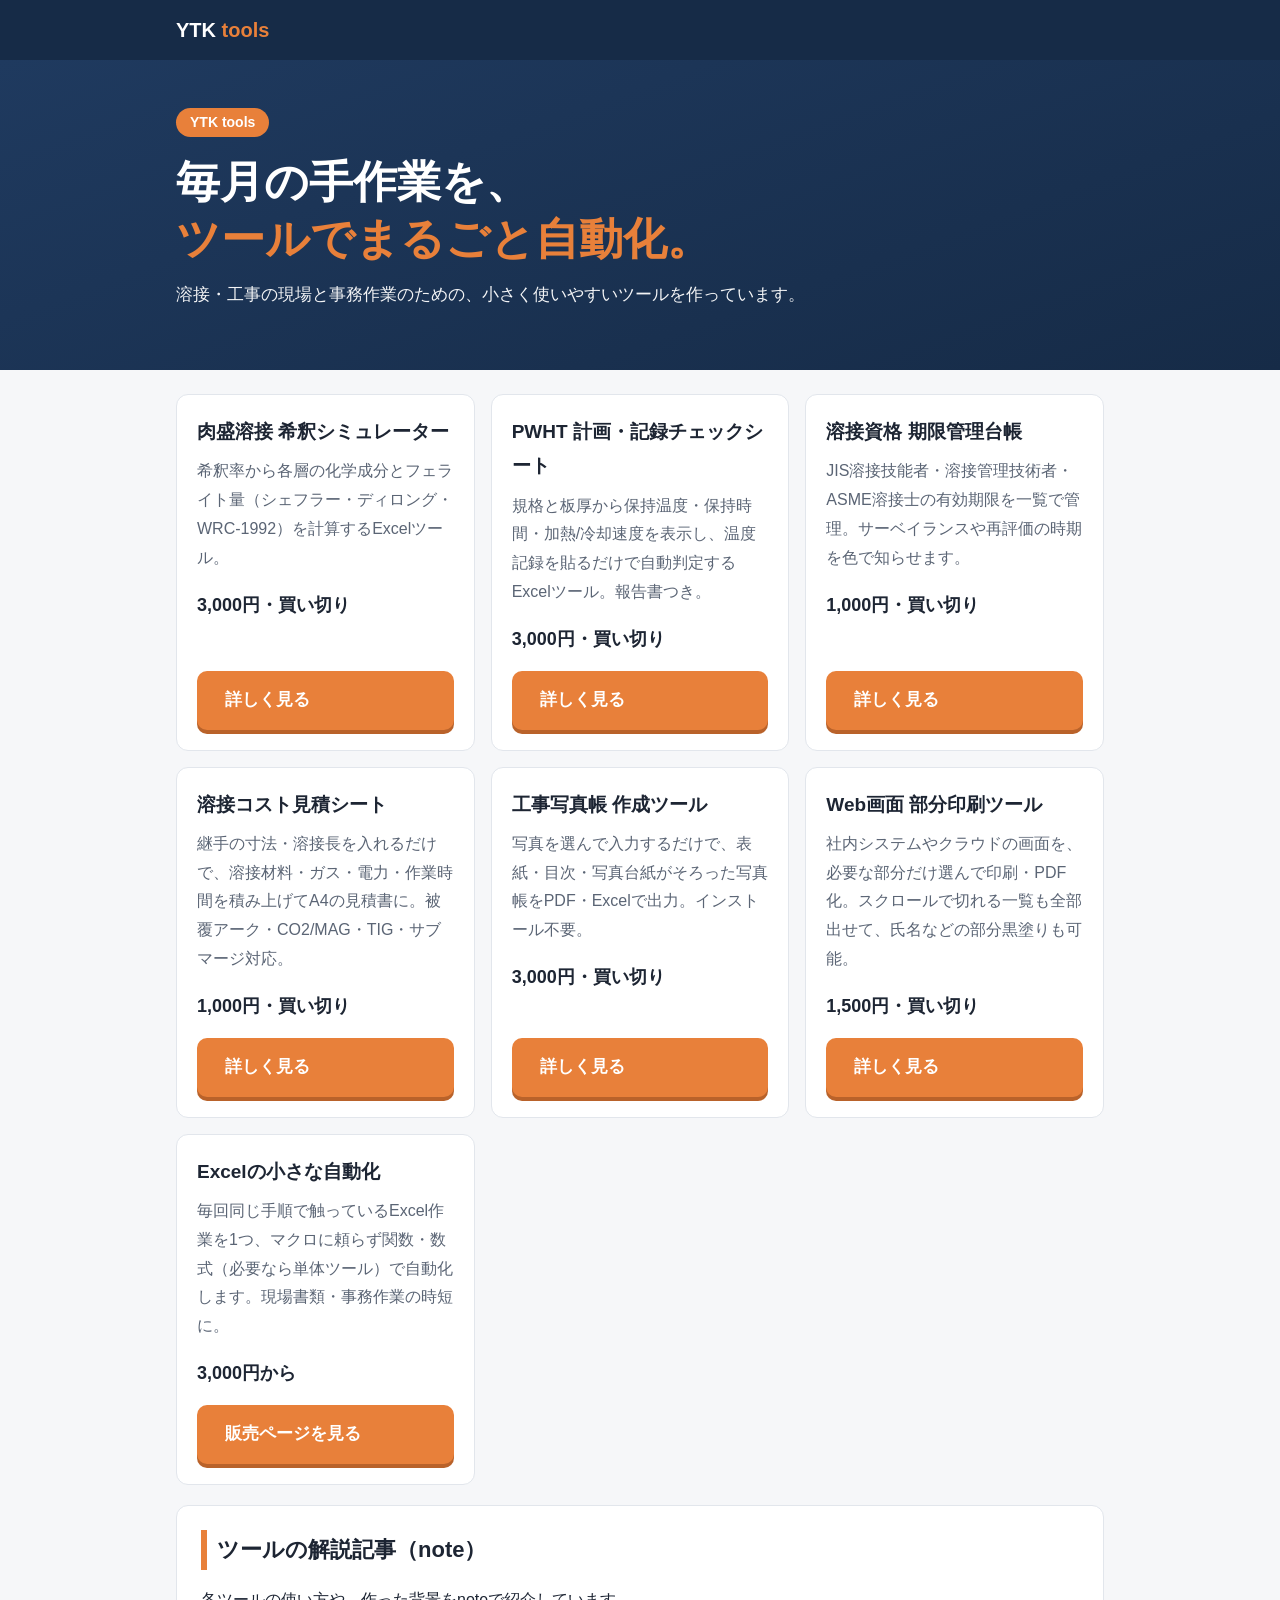
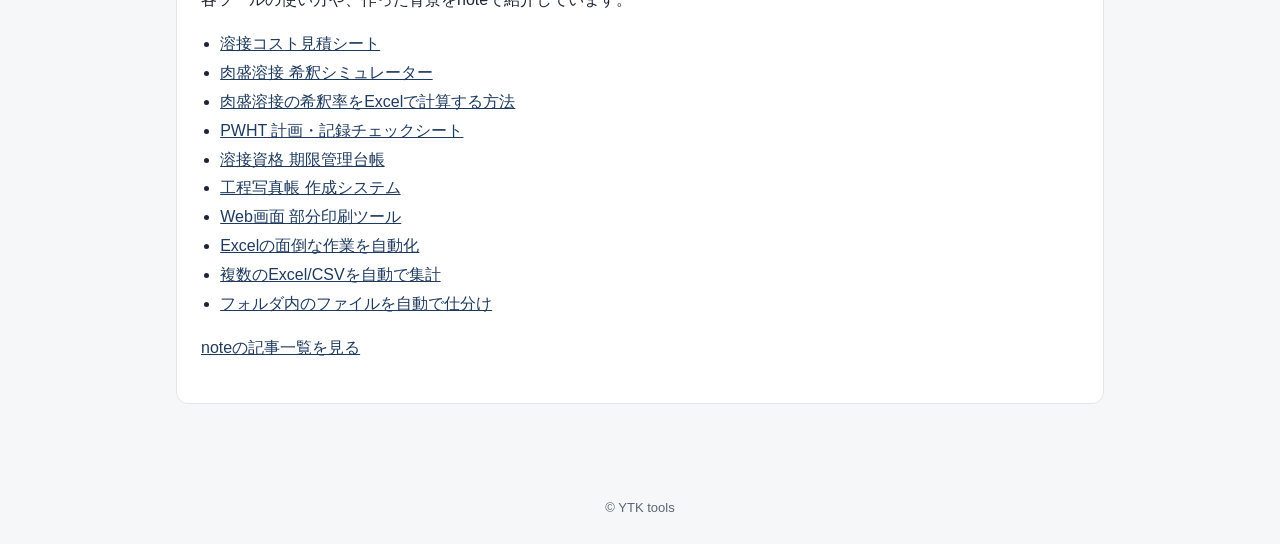
<file: index.html>
<!doctype html>
<html lang="ja">
<head>
<meta charset="utf-8">
<meta name="viewport" content="width=device-width,initial-scale=1">
<title>YTK tools｜現場の手作業を減らす小さなツール（溶接計算・PWHT・資格管理・工事写真帳・Excel自動化）</title>
<meta name="description" content="YTK toolsは、肉盛溶接の希釈計算Excel、PWHT（溶接後熱処理）の計画・記録チェックシート、溶接資格の期限管理台帳、工事写真帳の作成ツール、Web画面の部分印刷ツール、Excel作業の自動化など、現場と事務の手作業を減らす小さなツールを提供しています。">
<link rel="canonical" href="https://ytk-tools.github.io/">
<meta name="msvalidate.01" content="A1C3DB8306BB1012EB2B11DEF7615151" />
<link rel="stylesheet" href="style.css">
</head>
<body>
<header class="site"><div class="in"><a href="./">YTK <span>tools</span></a></div></header>
<div class="hero"><div class="in">
<span class="tag">YTK tools</span>
<h1>毎月の手作業を、<br><em>ツールでまるごと自動化。</em></h1>
<p>溶接・工事の現場と事務作業のための、小さく使いやすいツールを作っています。</p>
</div></div>
<main>
<div class="grid">
<div class="card"><h3>肉盛溶接 希釈シミュレーター</h3><p>希釈率から各層の化学成分とフェライト量（シェフラー・ディロング・WRC-1992）を計算するExcelツール。</p><div class="price">3,000円・買い切り</div><p></p><a class="btn" href="weld-overlay/">詳しく見る</a></div>
<div class="card"><h3>PWHT 計画・記録チェックシート</h3><p>規格と板厚から保持温度・保持時間・加熱/冷却速度を表示し、温度記録を貼るだけで自動判定するExcelツール。報告書つき。</p><div class="price">3,000円・買い切り</div><p></p><a class="btn" href="pwht/">詳しく見る</a></div>
<div class="card"><h3>溶接資格 期限管理台帳</h3><p>JIS溶接技能者・溶接管理技術者・ASME溶接士の有効期限を一覧で管理。サーベイランスや再評価の時期を色で知らせます。</p><div class="price">1,000円・買い切り</div><p></p><a class="btn" href="qual-ledger/">詳しく見る</a></div>
<div class="card"><h3>溶接コスト見積シート</h3><p>継手の寸法・溶接長を入れるだけで、溶接材料・ガス・電力・作業時間を積み上げてA4の見積書に。被覆アーク・CO2/MAG・TIG・サブマージ対応。</p><div class="price">1,000円・買い切り</div><p></p><a class="btn" href="weld-cost/">詳しく見る</a></div>
<div class="card"><h3>工事写真帳 作成ツール</h3><p>写真を選んで入力するだけで、表紙・目次・写真台紙がそろった写真帳をPDF・Excelで出力。インストール不要。</p><div class="price">3,000円・買い切り</div><p></p><a class="btn" href="photo-book/">詳しく見る</a></div>
<div class="card"><h3>Web画面 部分印刷ツール</h3><p>社内システムやクラウドの画面を、必要な部分だけ選んで印刷・PDF化。スクロールで切れる一覧も全部出せて、氏名などの部分黒塗りも可能。</p><div class="price">1,500円・買い切り</div><p></p><a class="btn" href="web-print/">詳しく見る</a></div>
<div class="card"><h3>Excelの小さな自動化</h3><p>毎回同じ手順で触っているExcel作業を1つ、マクロに頼らず関数・数式（必要なら単体ツール）で自動化します。現場書類・事務作業の時短に。</p><div class="price">3,000円から</div><p></p><a class="btn" href="https://coconala.com/services/4431785" rel="noopener">販売ページを見る</a></div>
</div>
<section>
<h2>ツールの解説記事（note）</h2>
<p>各ツールの使い方や、作った背景をnoteで紹介しています。</p>
<ul class="check">
<li><a href="https://note.com/ytk_tools/n/nfd9f9f3518fb" rel="noopener">溶接コスト見積シート</a></li>
<li><a href="https://note.com/ytk_tools/n/nde3d761b4191" rel="noopener">肉盛溶接 希釈シミュレーター</a></li>
<li><a href="https://note.com/ytk_tools/n/n44098e06ad46" rel="noopener">肉盛溶接の希釈率をExcelで計算する方法</a></li>
<li><a href="https://note.com/ytk_tools/n/nbfaeb803f28d" rel="noopener">PWHT 計画・記録チェックシート</a></li>
<li><a href="https://note.com/ytk_tools/n/nf0942e8b7b81" rel="noopener">溶接資格 期限管理台帳</a></li>
<li><a href="https://note.com/ytk_tools/n/n7918e043acca" rel="noopener">工程写真帳 作成システム</a></li>
<li><a href="https://note.com/ytk_tools/n/nc488830ade72" rel="noopener">Web画面 部分印刷ツール</a></li>
<li><a href="https://note.com/ytk_tools/n/n21d65a63868d" rel="noopener">Excelの面倒な作業を自動化</a></li>
<li><a href="https://note.com/ytk_tools/n/n7cd812db315a" rel="noopener">複数のExcel/CSVを自動で集計</a></li>
<li><a href="https://note.com/ytk_tools/n/n10be4e630616" rel="noopener">フォルダ内のファイルを自動で仕分け</a></li>
</ul>
<p><a href="https://note.com/ytk_tools" rel="noopener">noteの記事一覧を見る</a></p>
</section>
</main>
<footer>&copy; YTK tools</footer>
</body>
</html>
</file>
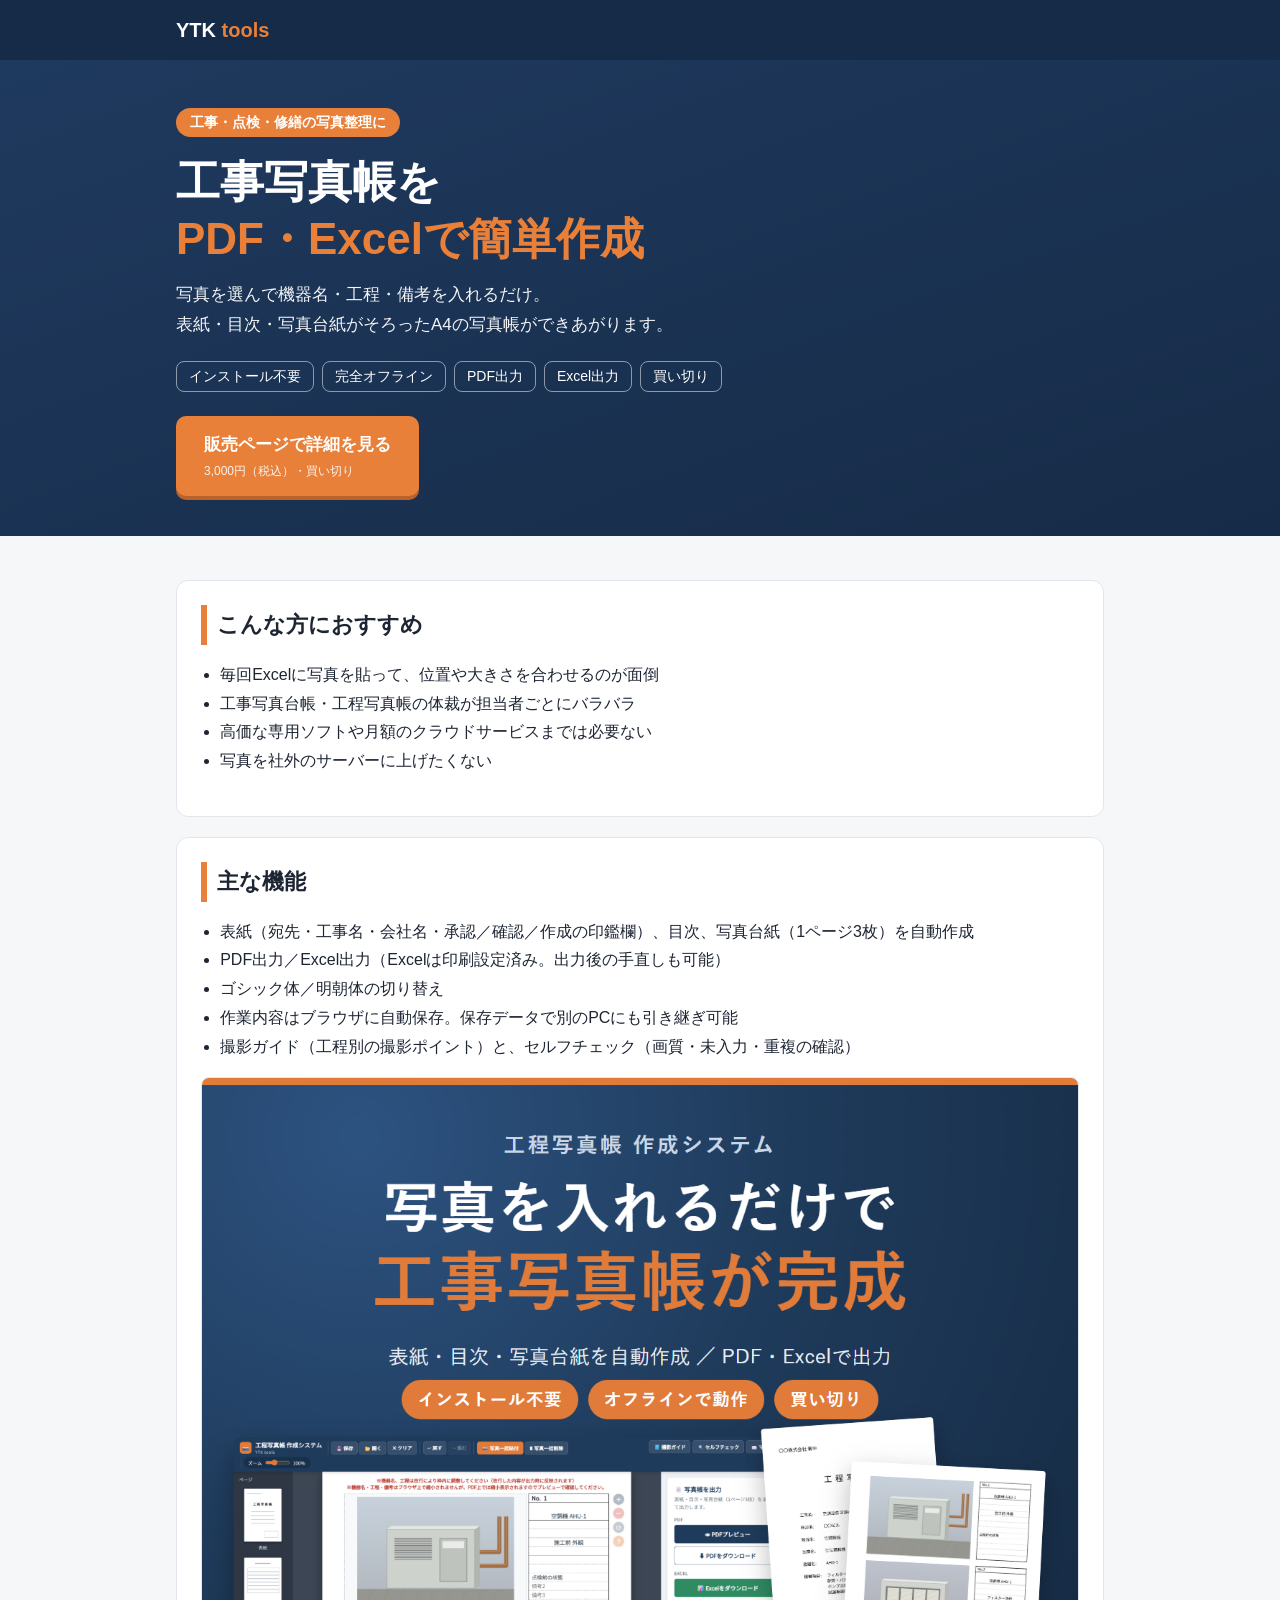
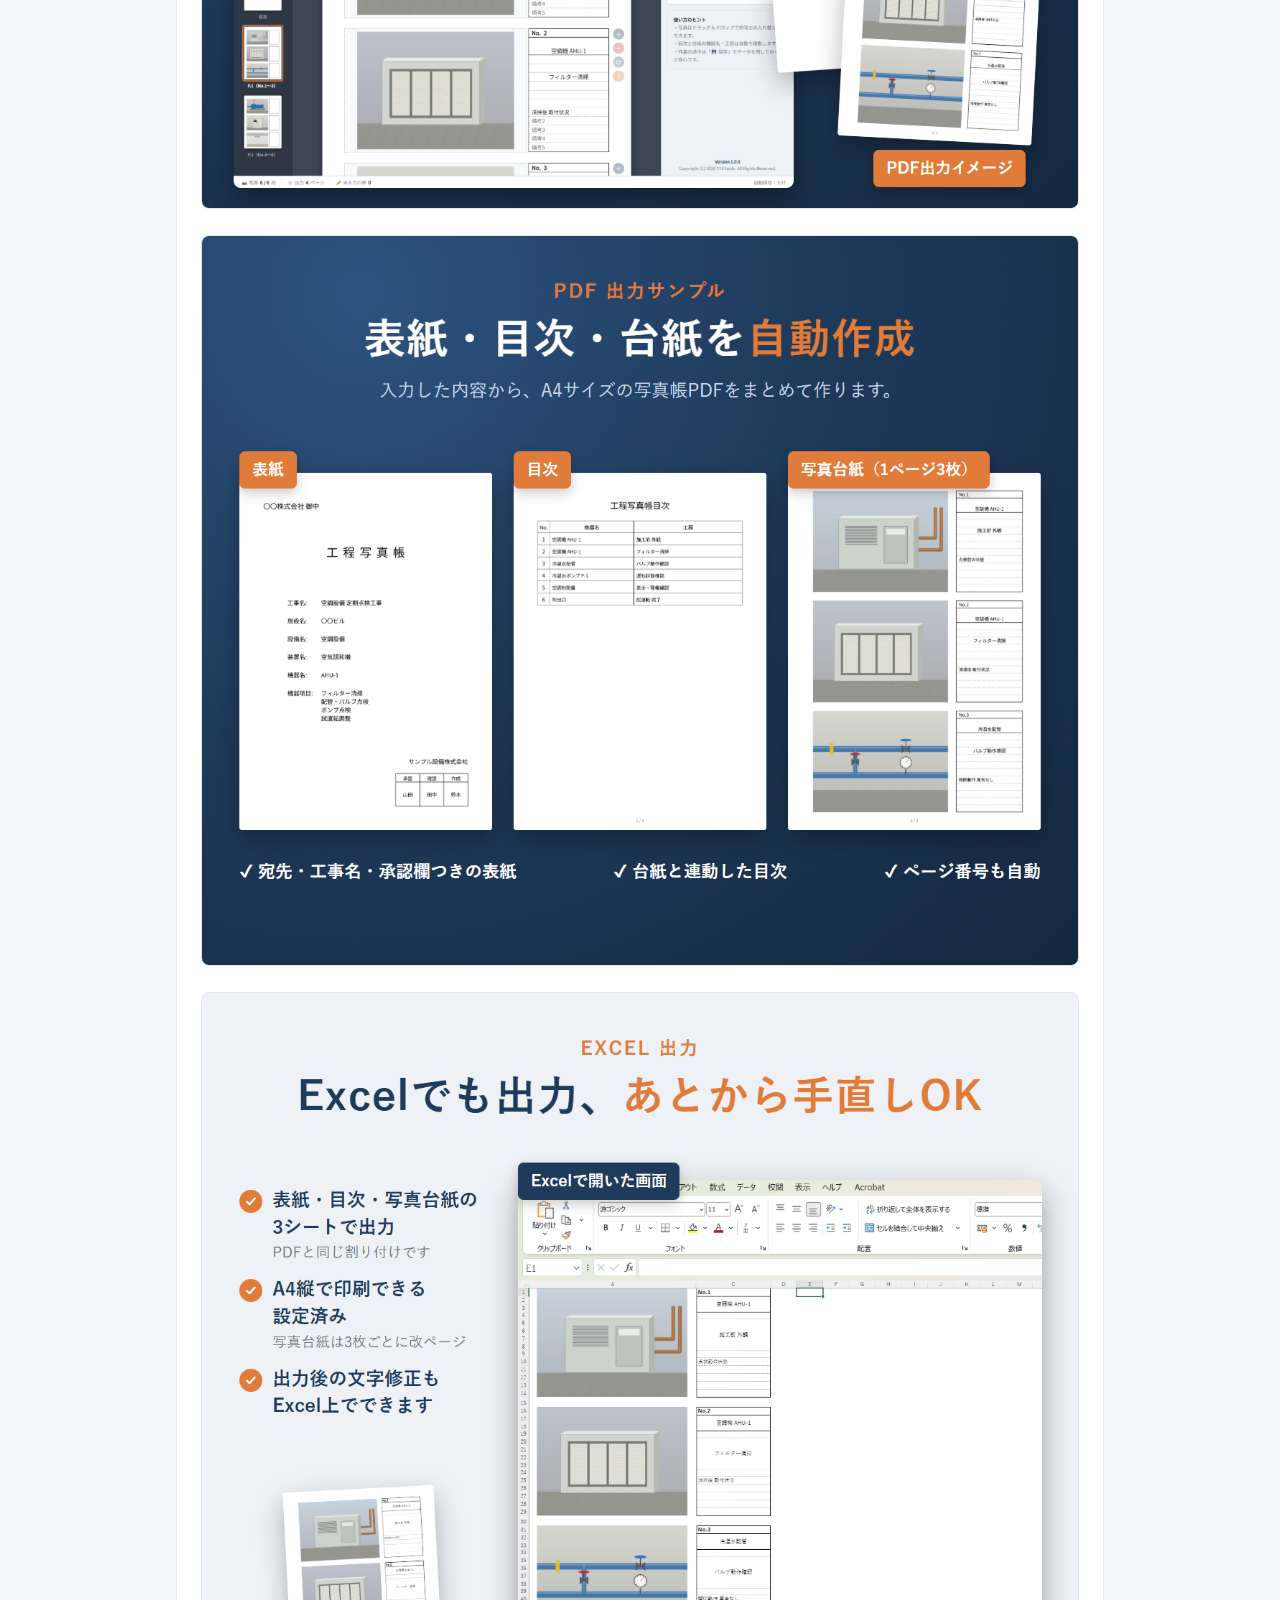
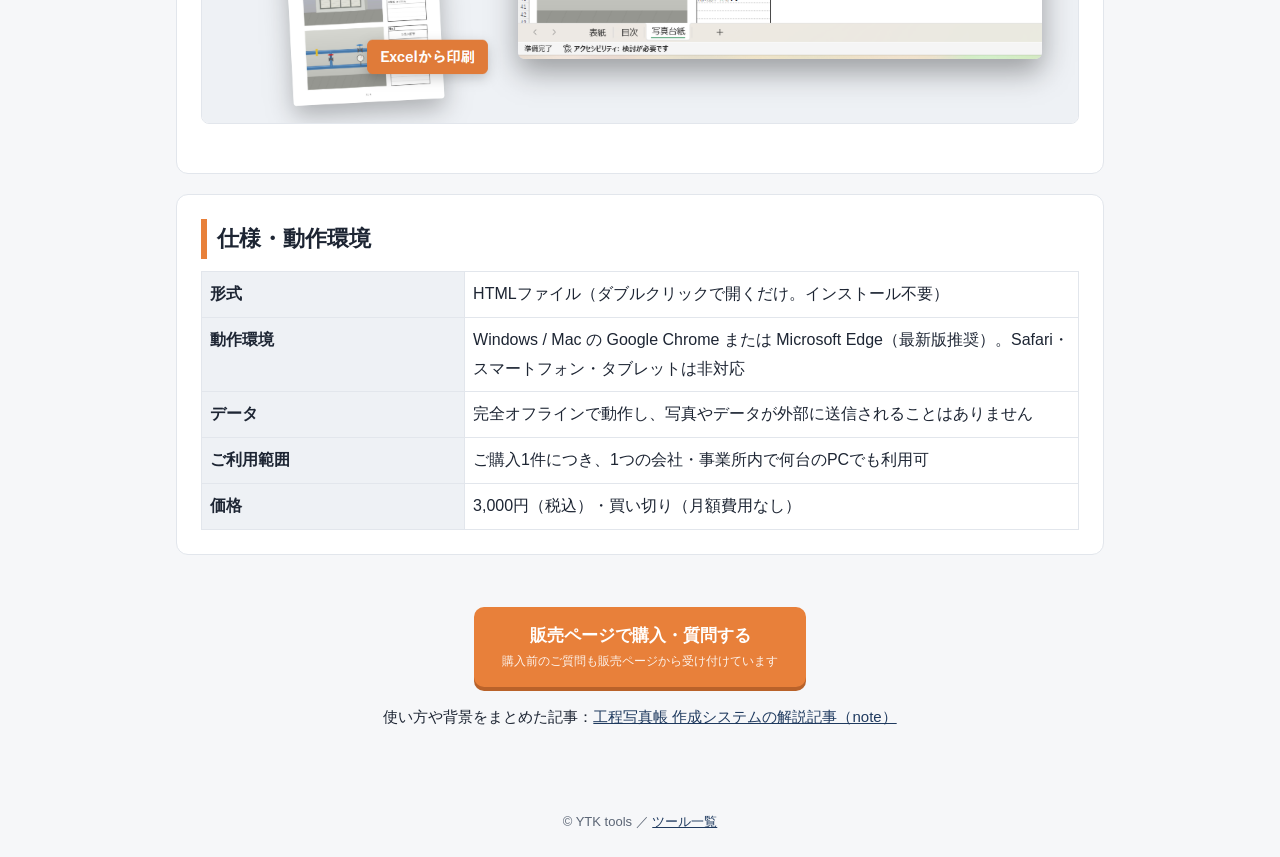
<file: photo-book/index.html>
<!doctype html>
<html lang="ja">
<head>
<meta charset="utf-8">
<meta name="viewport" content="width=device-width,initial-scale=1">
<title>工事写真帳 作成ツール｜写真を選ぶだけでPDF・Excelの写真台帳を作成（インストール不要・オフライン）｜YTK tools</title>
<meta name="description" content="工事・点検・修繕の工事写真帳（工事写真台帳・工程写真帳）を、写真を選んで機器名・工程・備考を入れるだけで作成。表紙・目次・写真台紙（1ページ3枚）をA4のPDFとExcelで出力。インストール不要、完全オフライン、買い切り3,000円。">
<link rel="canonical" href="https://ytk-tools.github.io/photo-book/">
<meta property="og:title" content="工事写真帳 作成ツール（PDF・Excel出力）">
<meta property="og:description" content="写真を選んで入力するだけで、表紙・目次・写真台紙がそろった写真帳を作成。">
<meta property="og:image" content="https://ytk-tools.github.io/images/photo-1.png">
<meta property="og:type" content="product">
<link rel="stylesheet" href="../style.css">
<script type="application/ld+json">
{"@context":"https://schema.org","@type":"SoftwareApplication","name":"工程写真帳 作成システム","applicationCategory":"BusinessApplication","operatingSystem":"Windows / Mac（Google Chrome・Microsoft Edge）","offers":{"@type":"Offer","price":"3000","priceCurrency":"JPY","url":"https://coconala.com/services/4426489"},"author":{"@type":"Organization","name":"YTK tools"}}
</script>
</head>
<body>
<header class="site"><div class="in"><a href="../">YTK <span>tools</span></a></div></header>
<div class="hero"><div class="in">
<span class="tag">工事・点検・修繕の写真整理に</span>
<h1>工事写真帳を<br><em>PDF・Excelで簡単作成</em></h1>
<p>写真を選んで機器名・工程・備考を入れるだけ。<br>表紙・目次・写真台紙がそろったA4の写真帳ができあがります。</p>
<ul class="chips"><li>インストール不要</li><li>完全オフライン</li><li>PDF出力</li><li>Excel出力</li><li>買い切り</li></ul>
<a class="btn" href="https://coconala.com/services/4426489" rel="noopener">販売ページで詳細を見る<small>3,000円（税込）・買い切り</small></a>
</div></div>
<main>
<section>
<h2>こんな方におすすめ</h2>
<ul class="check">
<li>毎回Excelに写真を貼って、位置や大きさを合わせるのが面倒</li>
<li>工事写真台帳・工程写真帳の体裁が担当者ごとにバラバラ</li>
<li>高価な専用ソフトや月額のクラウドサービスまでは必要ない</li>
<li>写真を社外のサーバーに上げたくない</li>
</ul>
</section>
<section>
<h2>主な機能</h2>
<ul class="check">
<li>表紙（宛先・工事名・会社名・承認／確認／作成の印鑑欄）、目次、写真台紙（1ページ3枚）を自動作成</li>
<li>PDF出力／Excel出力（Excelは印刷設定済み。出力後の手直しも可能）</li>
<li>ゴシック体／明朝体の切り替え</li>
<li>作業内容はブラウザに自動保存。保存データで別のPCにも引き継ぎ可能</li>
<li>撮影ガイド（工程別の撮影ポイント）と、セルフチェック（画質・未入力・重複の確認）</li>
</ul>
<figure><img src="../images/photo-1.png" alt="工事写真帳 作成ツールの編集画面とPDF出力イメージ" loading="lazy"></figure>
<figure><img src="../images/photo-2.png" alt="PDF出力サンプル（表紙・目次・写真台紙）" loading="lazy"></figure>
<figure><img src="../images/photo-3.png" alt="Excel出力した写真台紙の画面" loading="lazy"></figure>
</section>
<section>
<h2>仕様・動作環境</h2>
<table>
<tr><th>形式</th><td>HTMLファイル（ダブルクリックで開くだけ。インストール不要）</td></tr>
<tr><th>動作環境</th><td>Windows / Mac の Google Chrome または Microsoft Edge（最新版推奨）。Safari・スマートフォン・タブレットは非対応</td></tr>
<tr><th>データ</th><td>完全オフラインで動作し、写真やデータが外部に送信されることはありません</td></tr>
<tr><th>ご利用範囲</th><td>ご購入1件につき、1つの会社・事業所内で何台のPCでも利用可</td></tr>
<tr><th>価格</th><td>3,000円（税込）・買い切り（月額費用なし）</td></tr>
</table>
</section>
<div class="cta">
<a class="btn" href="https://coconala.com/services/4426489" rel="noopener">販売ページで購入・質問する<small>購入前のご質問も販売ページから受け付けています</small></a>
</div>
<p class="more">使い方や背景をまとめた記事：<a href="https://note.com/ytk_tools/n/n7918e043acca" rel="noopener">工程写真帳 作成システムの解説記事（note）</a></p>
</main>
<footer>&copy; YTK tools ／ <a href="../">ツール一覧</a></footer>
</body>
</html>
</file>
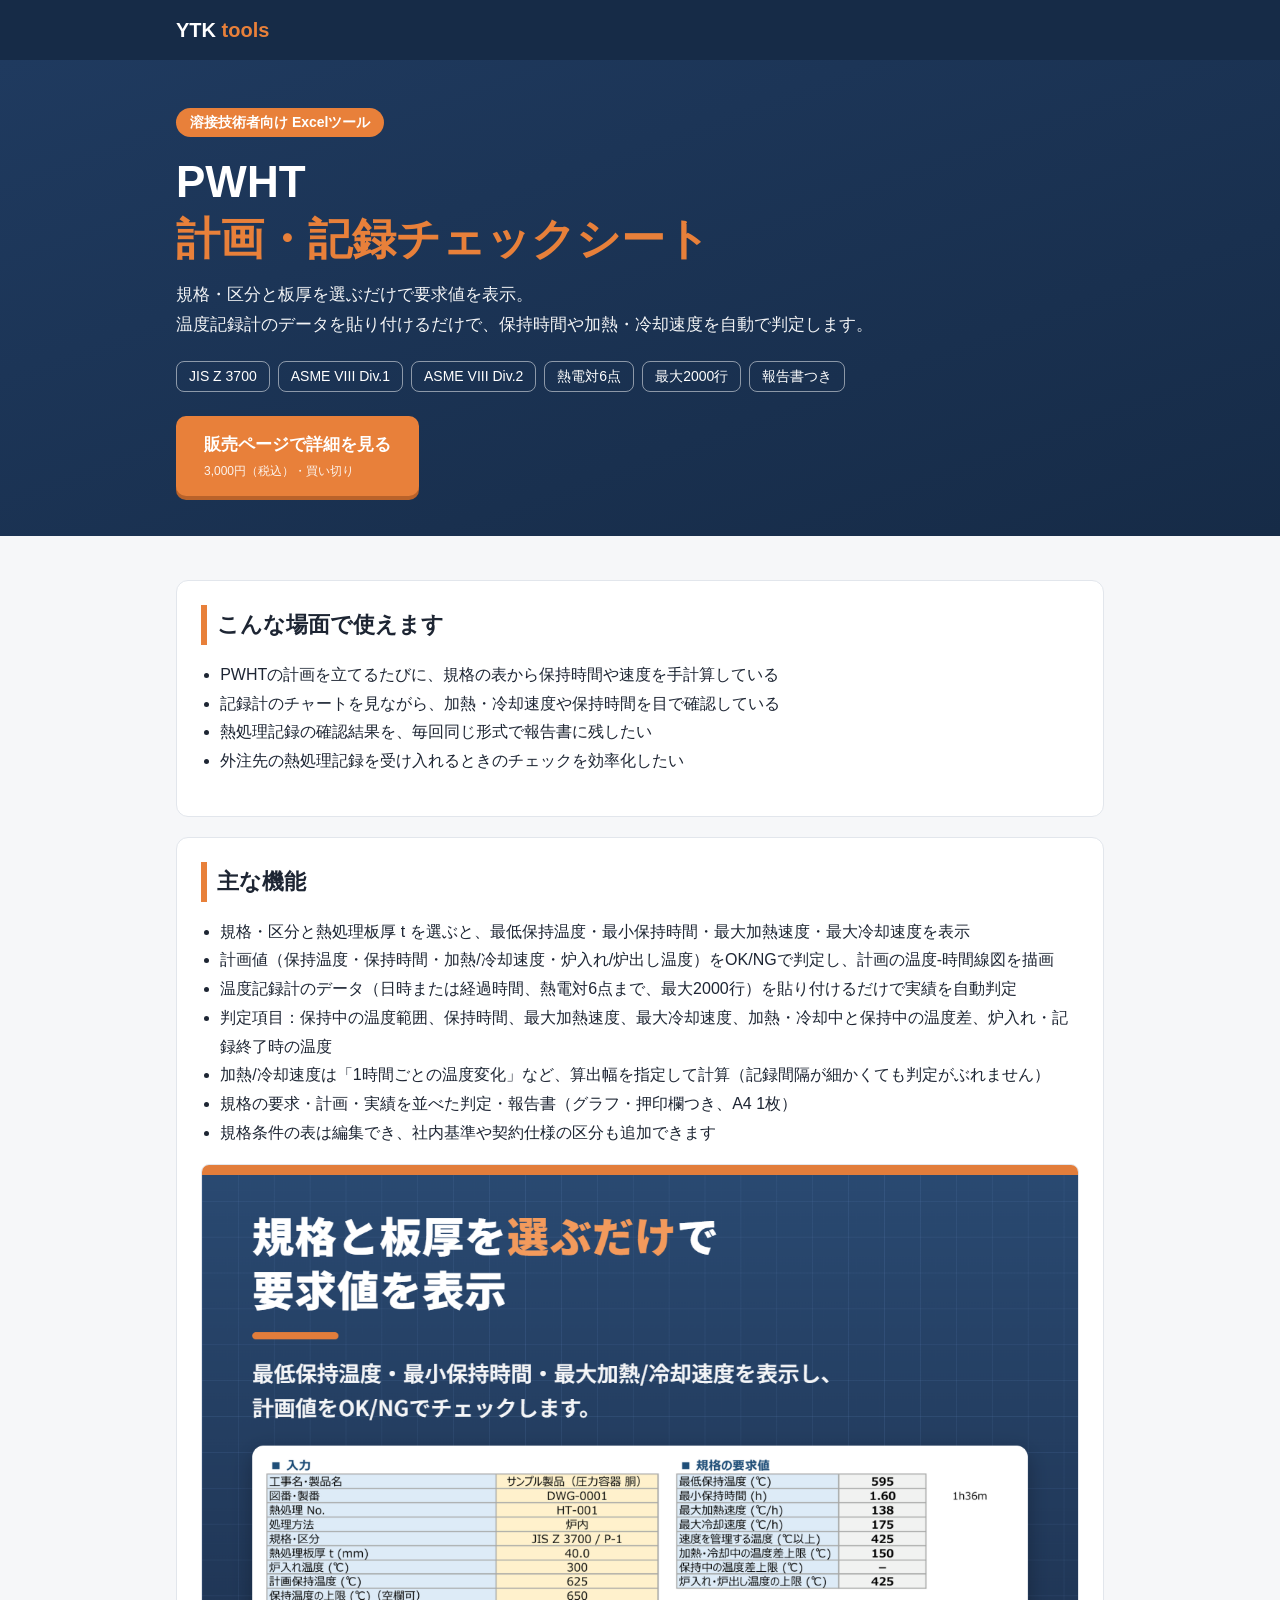
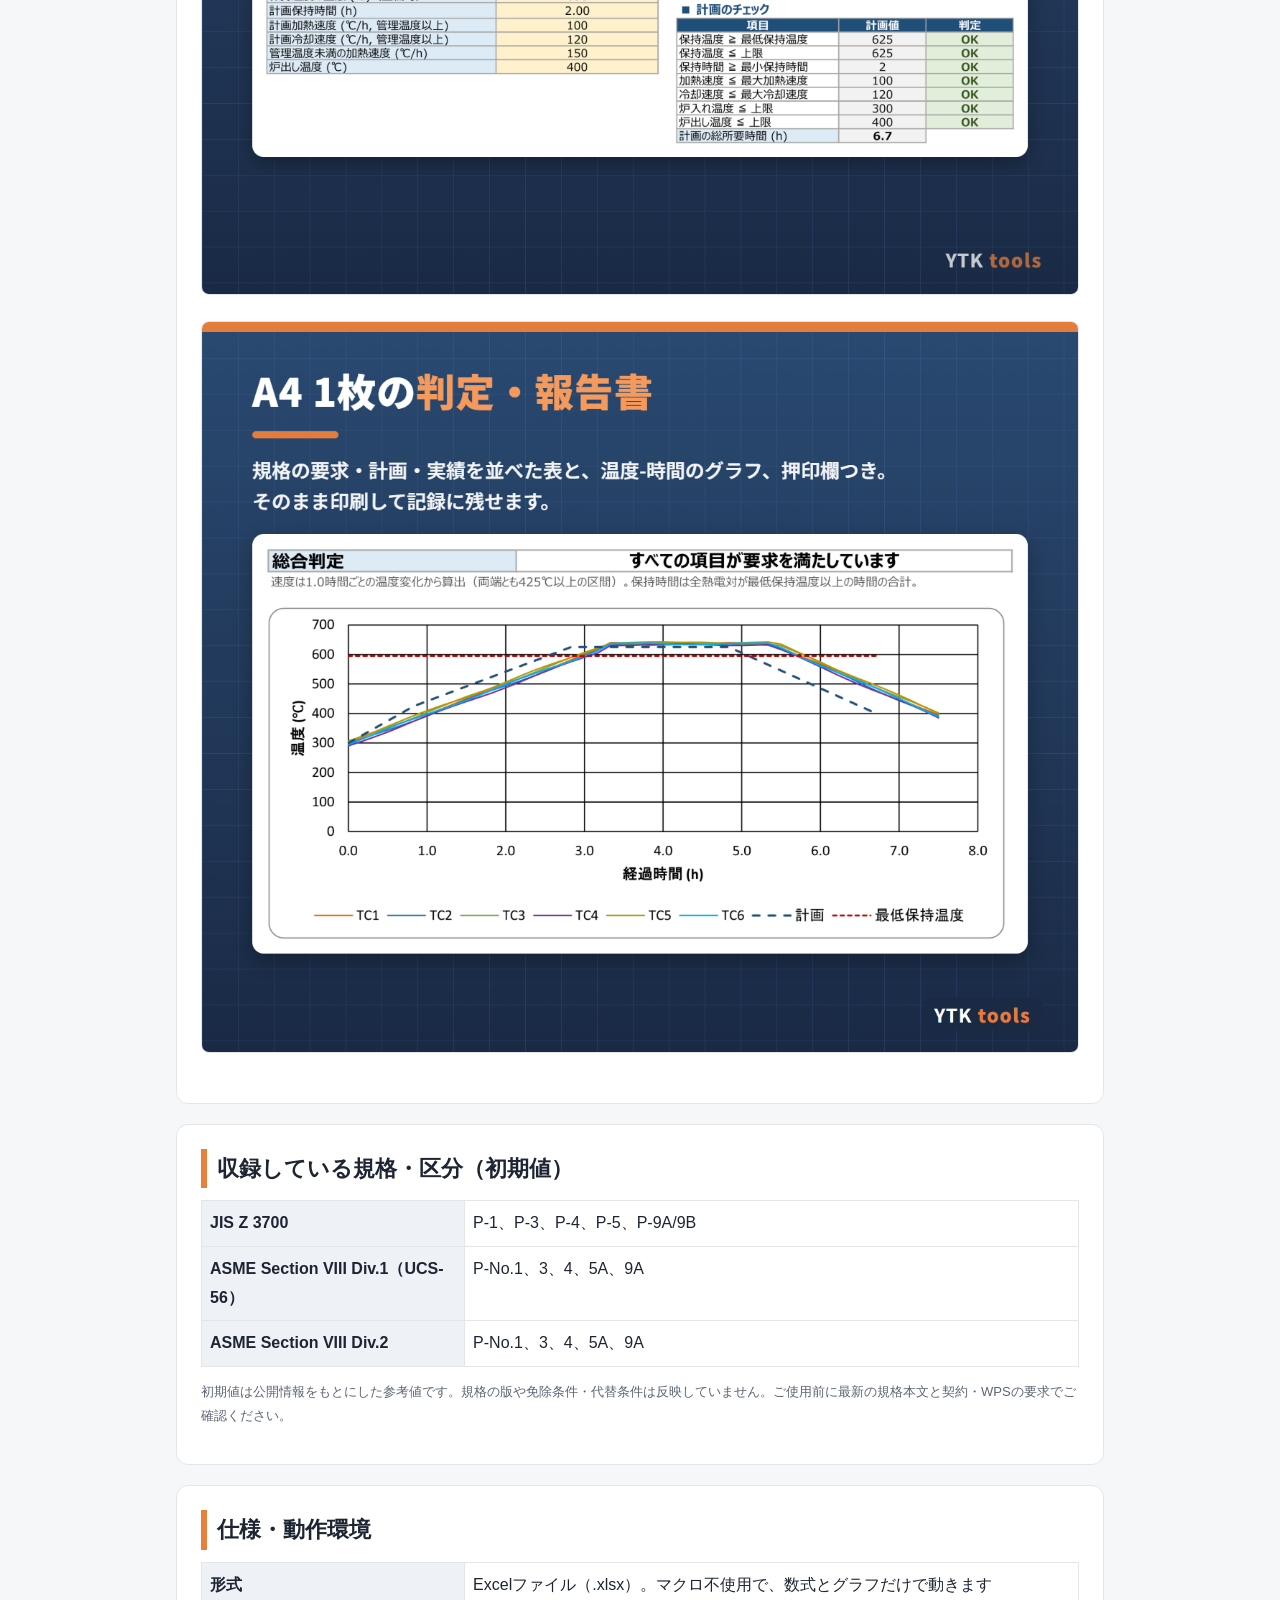
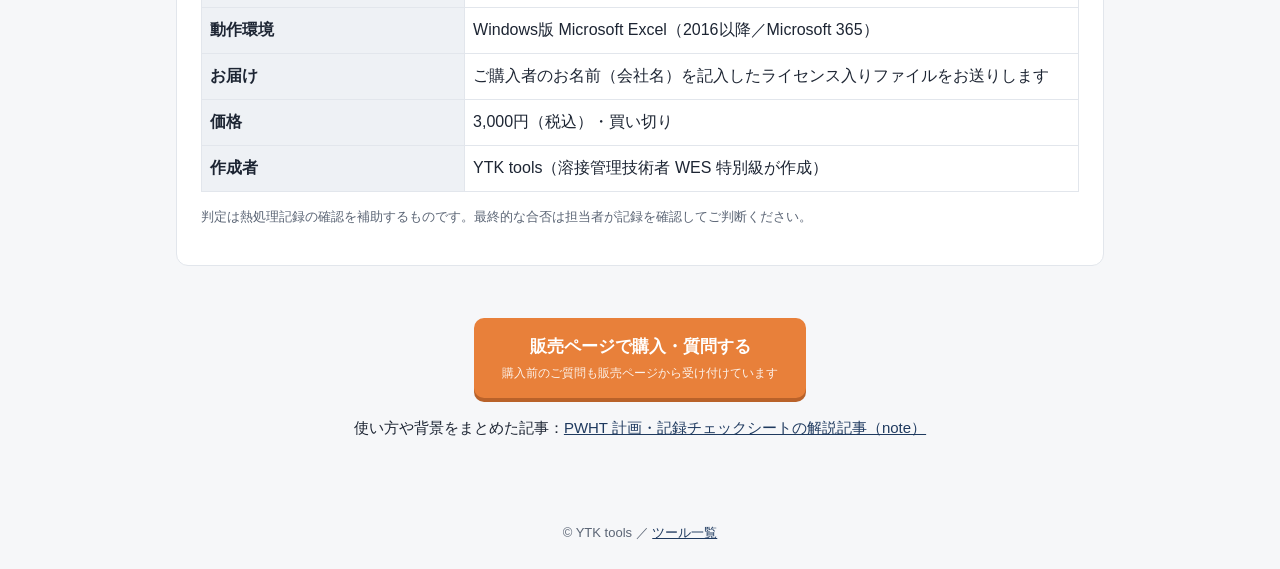
<file: pwht/index.html>
<!doctype html>
<html lang="ja">
<head>
<meta charset="utf-8">
<meta name="viewport" content="width=device-width,initial-scale=1">
<title>PWHT 計画・記録チェックシート（Excel）｜溶接後熱処理の保持時間・加熱冷却速度を自動判定｜YTK tools</title>
<meta name="description" content="溶接後熱処理（PWHT）の計画と温度記録の確認をExcelで。JIS Z 3700・ASME VIII Div.1（UCS-56）・Div.2の区分と板厚から保持温度・保持時間・最大加熱/冷却速度を表示し、記録計のデータを貼り付けるだけで自動判定。報告書つき、マクロ不使用の.xlsx。">
<link rel="canonical" href="https://ytk-tools.github.io/pwht/">
<meta property="og:title" content="PWHT 計画・記録チェックシート（Excel）">
<meta property="og:description" content="規格と板厚を選ぶだけで要求値を表示。温度記録を貼るだけで自動判定。">
<meta property="og:image" content="https://ytk-tools.github.io/images/pwht-1.png">
<meta property="og:type" content="product">
<link rel="stylesheet" href="../style.css">
<script type="application/ld+json">
{"@context":"https://schema.org","@type":"SoftwareApplication","name":"PWHT 計画・記録チェックシート","applicationCategory":"BusinessApplication","operatingSystem":"Windows（Microsoft Excel 2016以降／Microsoft 365）","offers":{"@type":"Offer","price":"3000","priceCurrency":"JPY","url":"https://coconala.com/services/4434035"},"author":{"@type":"Organization","name":"YTK tools"}}
</script>
</head>
<body>
<header class="site"><div class="in"><a href="../">YTK <span>tools</span></a></div></header>
<div class="hero"><div class="in">
<span class="tag">溶接技術者向け Excelツール</span>
<h1>PWHT<br><em>計画・記録チェックシート</em></h1>
<p>規格・区分と板厚を選ぶだけで要求値を表示。<br>温度記録計のデータを貼り付けるだけで、保持時間や加熱・冷却速度を自動で判定します。</p>
<ul class="chips"><li>JIS Z 3700</li><li>ASME VIII Div.1</li><li>ASME VIII Div.2</li><li>熱電対6点</li><li>最大2000行</li><li>報告書つき</li></ul>
<a class="btn" href="https://coconala.com/services/4434035" rel="noopener">販売ページで詳細を見る<small>3,000円（税込）・買い切り</small></a>
</div></div>
<main>
<section>
<h2>こんな場面で使えます</h2>
<ul class="check">
<li>PWHTの計画を立てるたびに、規格の表から保持時間や速度を手計算している</li>
<li>記録計のチャートを見ながら、加熱・冷却速度や保持時間を目で確認している</li>
<li>熱処理記録の確認結果を、毎回同じ形式で報告書に残したい</li>
<li>外注先の熱処理記録を受け入れるときのチェックを効率化したい</li>
</ul>
</section>
<section>
<h2>主な機能</h2>
<ul class="check">
<li>規格・区分と熱処理板厚 t を選ぶと、最低保持温度・最小保持時間・最大加熱速度・最大冷却速度を表示</li>
<li>計画値（保持温度・保持時間・加熱/冷却速度・炉入れ/炉出し温度）をOK/NGで判定し、計画の温度-時間線図を描画</li>
<li>温度記録計のデータ（日時または経過時間、熱電対6点まで、最大2000行）を貼り付けるだけで実績を自動判定</li>
<li>判定項目：保持中の温度範囲、保持時間、最大加熱速度、最大冷却速度、加熱・冷却中と保持中の温度差、炉入れ・記録終了時の温度</li>
<li>加熱/冷却速度は「1時間ごとの温度変化」など、算出幅を指定して計算（記録間隔が細かくても判定がぶれません）</li>
<li>規格の要求・計画・実績を並べた判定・報告書（グラフ・押印欄つき、A4 1枚）</li>
<li>規格条件の表は編集でき、社内基準や契約仕様の区分も追加できます</li>
</ul>
<figure><img src="../images/pwht-2.png" alt="規格・区分と板厚から要求値を表示し、計画値を判定する計画シート" loading="lazy"></figure>
<figure><img src="../images/pwht-3.png" alt="総合判定と温度-時間グラフつきの判定・報告書" loading="lazy"></figure>
</section>
<section>
<h2>収録している規格・区分（初期値）</h2>
<table>
<tr><th>JIS Z 3700</th><td>P-1、P-3、P-4、P-5、P-9A/9B</td></tr>
<tr><th>ASME Section VIII Div.1（UCS-56）</th><td>P-No.1、3、4、5A、9A</td></tr>
<tr><th>ASME Section VIII Div.2</th><td>P-No.1、3、4、5A、9A</td></tr>
</table>
<p class="note">初期値は公開情報をもとにした参考値です。規格の版や免除条件・代替条件は反映していません。ご使用前に最新の規格本文と契約・WPSの要求でご確認ください。</p>
</section>
<section>
<h2>仕様・動作環境</h2>
<table>
<tr><th>形式</th><td>Excelファイル（.xlsx）。マクロ不使用で、数式とグラフだけで動きます</td></tr>
<tr><th>動作環境</th><td>Windows版 Microsoft Excel（2016以降／Microsoft 365）</td></tr>
<tr><th>お届け</th><td>ご購入者のお名前（会社名）を記入したライセンス入りファイルをお送りします</td></tr>
<tr><th>価格</th><td>3,000円（税込）・買い切り</td></tr>
<tr><th>作成者</th><td>YTK tools（溶接管理技術者 WES 特別級が作成）</td></tr>
</table>
<p class="note">判定は熱処理記録の確認を補助するものです。最終的な合否は担当者が記録を確認してご判断ください。</p>
</section>
<div class="cta">
<a class="btn" href="https://coconala.com/services/4434035" rel="noopener">販売ページで購入・質問する<small>購入前のご質問も販売ページから受け付けています</small></a>
</div>
<p class="more">使い方や背景をまとめた記事：<a href="https://note.com/ytk_tools/n/nbfaeb803f28d" rel="noopener">PWHT 計画・記録チェックシートの解説記事（note）</a></p>
</main>
<footer>&copy; YTK tools ／ <a href="../">ツール一覧</a></footer>
</body>
</html>
</file>
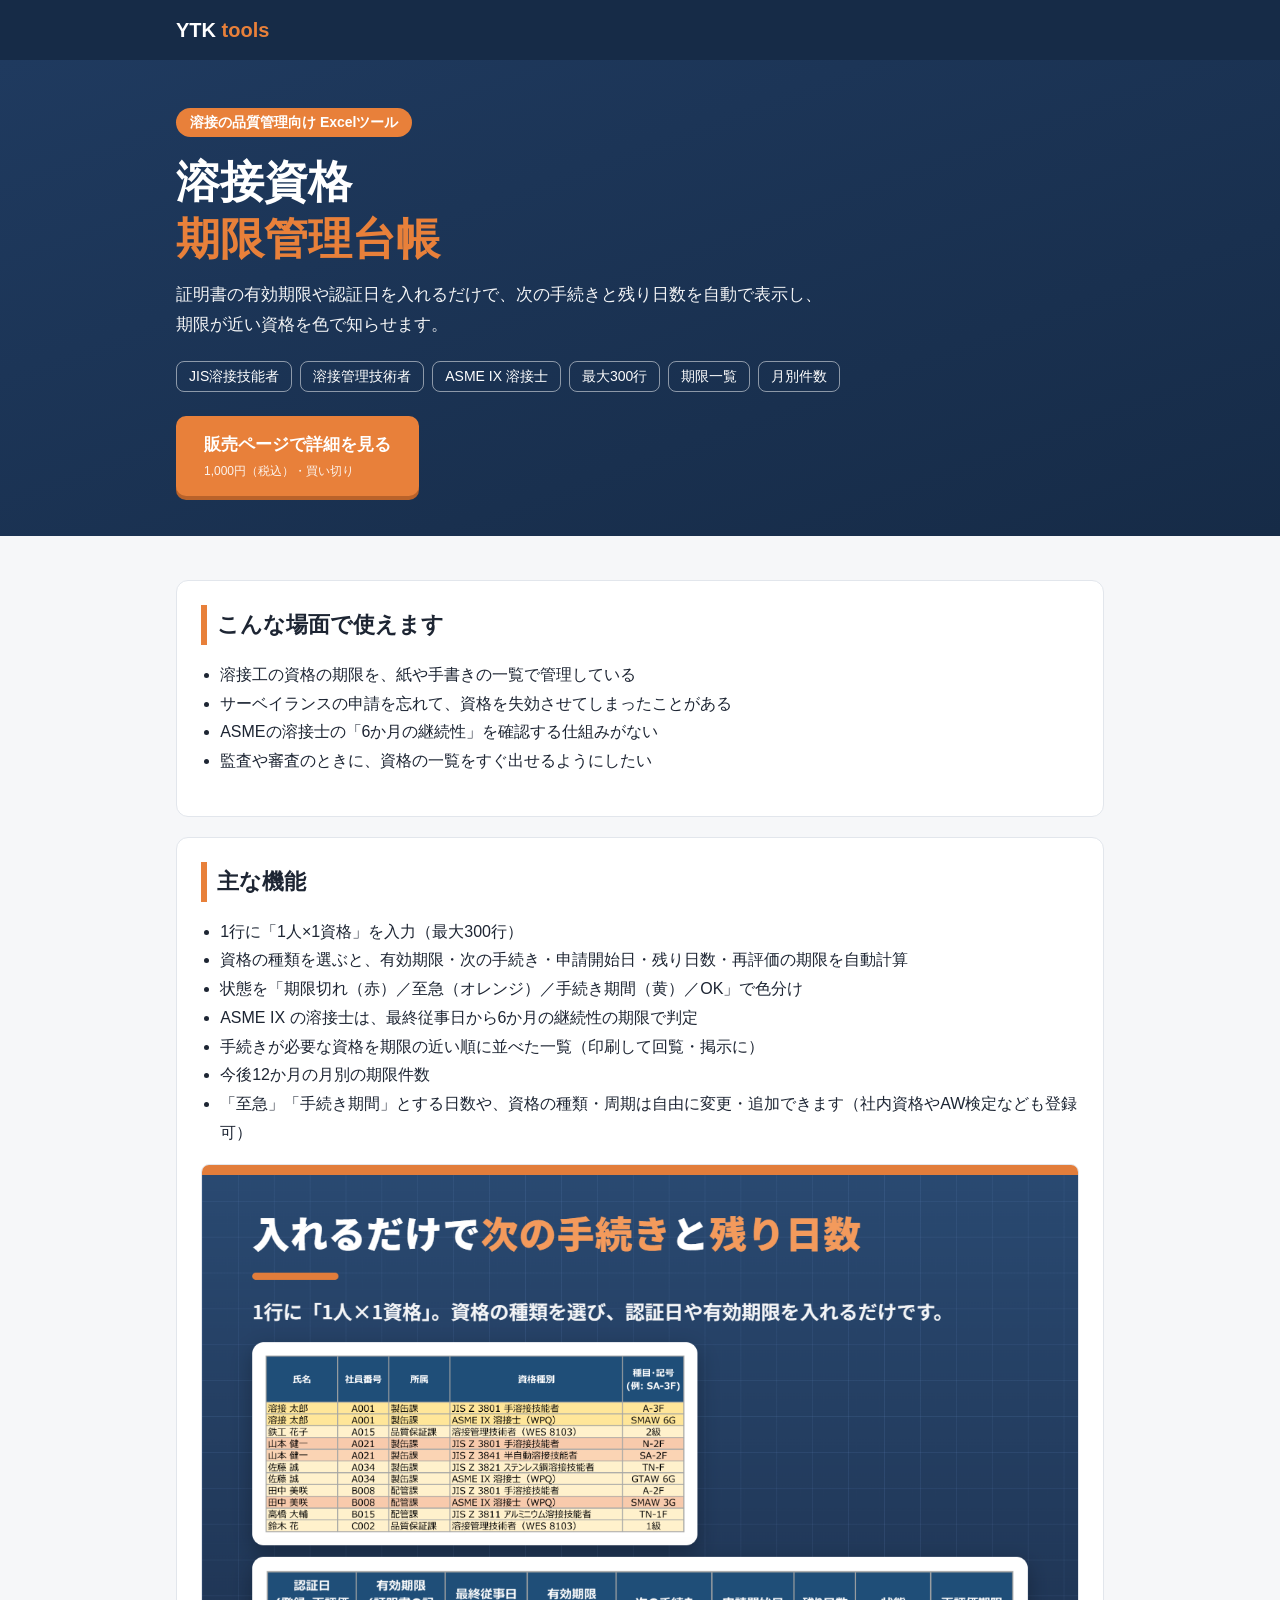
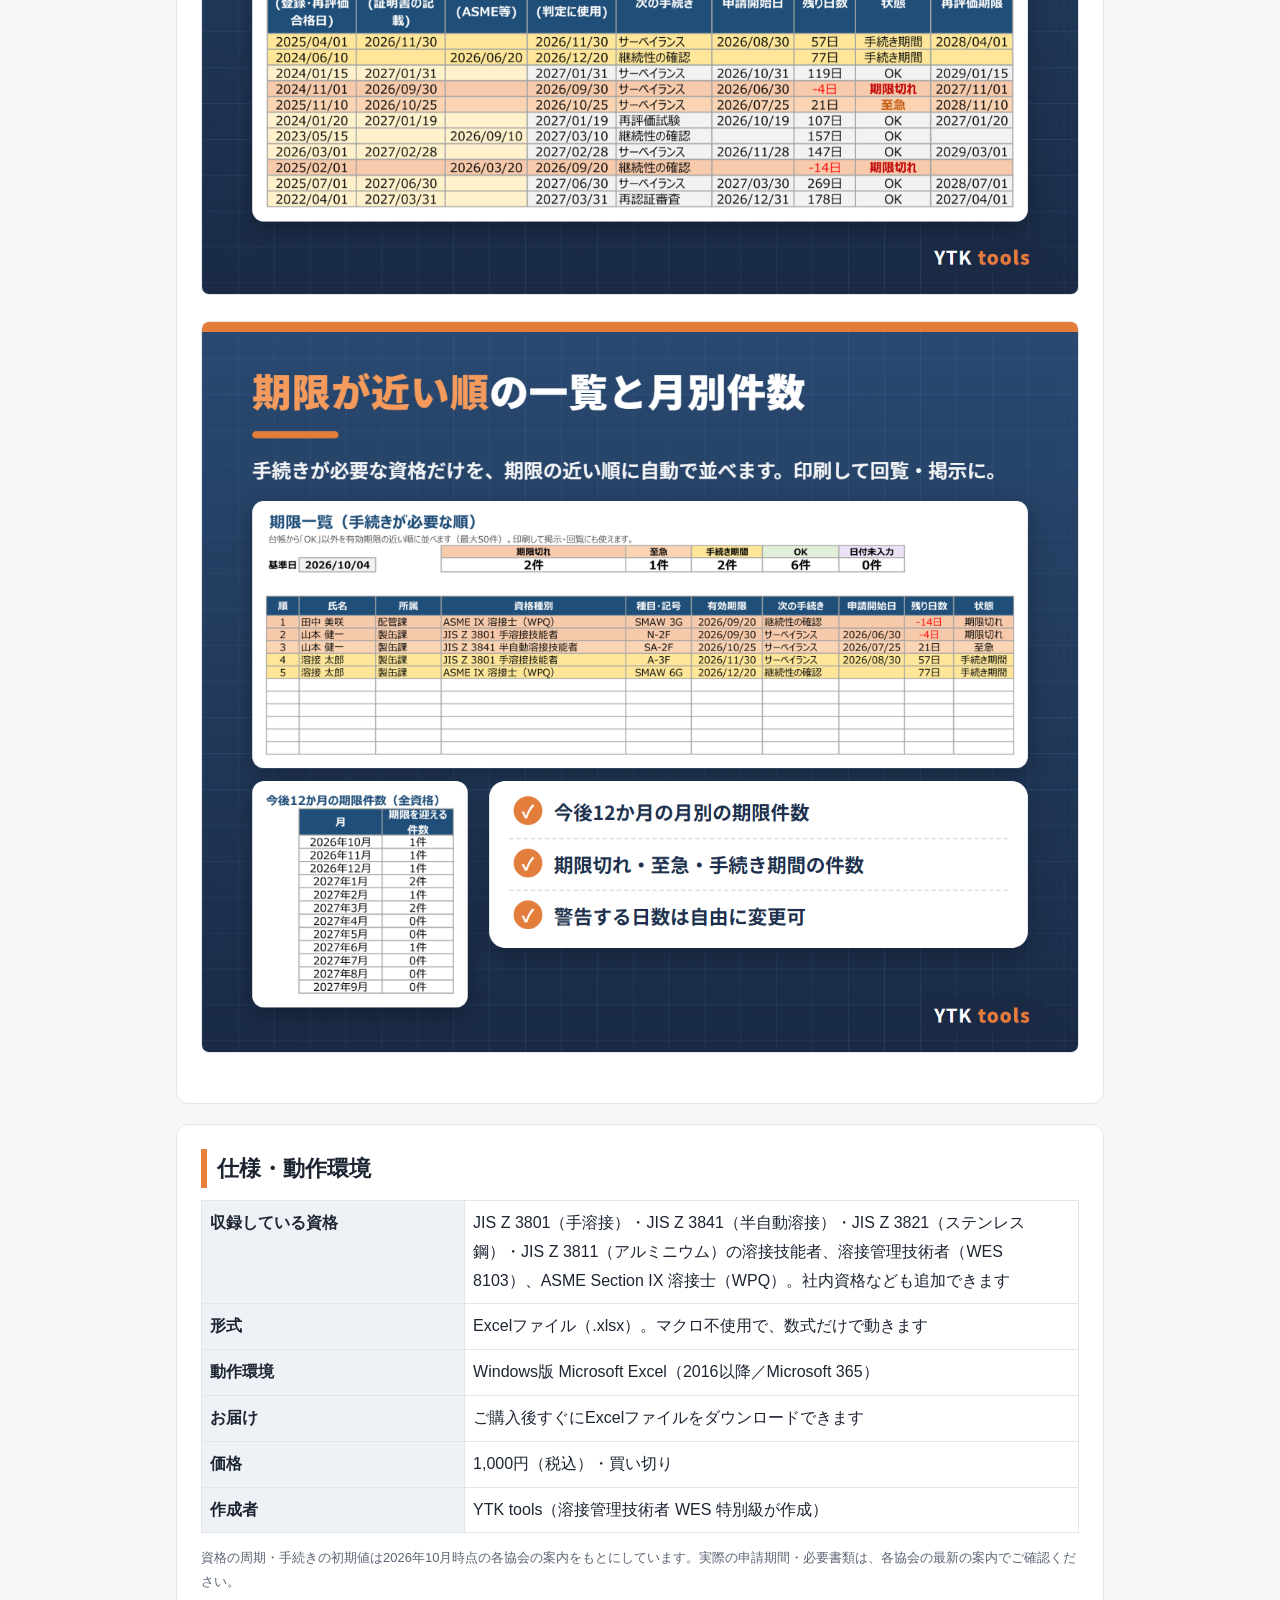
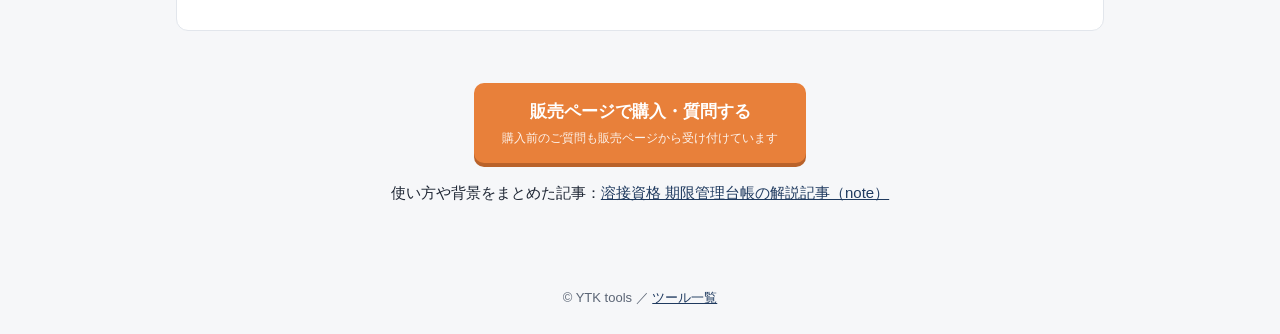
<file: qual-ledger/index.html>
<!doctype html>
<html lang="ja">
<head>
<meta charset="utf-8">
<meta name="viewport" content="width=device-width,initial-scale=1">
<title>溶接資格 期限管理台帳（Excel）｜JIS溶接技能者のサーベイランス・再評価、ASME溶接士の継続性を管理｜YTK tools</title>
<meta name="description" content="溶接技能者（JIS Z 3801・3841・3821など）、溶接管理技術者、ASME IX溶接士の資格の有効期限をExcelで一覧管理。サーベイランス・再評価試験・再認証の時期と残り日数を自動計算し、期限が近いものを色で表示。マクロ不使用の.xlsx。">
<link rel="canonical" href="https://ytk-tools.github.io/qual-ledger/">
<meta property="og:title" content="溶接資格 期限管理台帳（Excel）">
<meta property="og:description" content="有効期限を入れるだけで、次の手続きと残り日数を自動表示。期限が近い資格を色でお知らせ。">
<meta property="og:image" content="https://ytk-tools.github.io/images/qual-1.png">
<meta property="og:type" content="product">
<link rel="stylesheet" href="../style.css">
<script type="application/ld+json">
{"@context":"https://schema.org","@type":"SoftwareApplication","name":"溶接資格 期限管理台帳","applicationCategory":"BusinessApplication","operatingSystem":"Windows（Microsoft Excel 2016以降／Microsoft 365）","offers":{"@type":"Offer","price":"1000","priceCurrency":"JPY","url":"https://coconala.com/contents_market/pictures/cmutb0wde009g970hg5cto7l4"},"author":{"@type":"Organization","name":"YTK tools"}}
</script>
</head>
<body>
<header class="site"><div class="in"><a href="../">YTK <span>tools</span></a></div></header>
<div class="hero"><div class="in">
<span class="tag">溶接の品質管理向け Excelツール</span>
<h1>溶接資格<br><em>期限管理台帳</em></h1>
<p>証明書の有効期限や認証日を入れるだけで、次の手続きと残り日数を自動で表示し、<br>期限が近い資格を色で知らせます。</p>
<ul class="chips"><li>JIS溶接技能者</li><li>溶接管理技術者</li><li>ASME IX 溶接士</li><li>最大300行</li><li>期限一覧</li><li>月別件数</li></ul>
<a class="btn" href="https://coconala.com/contents_market/pictures/cmutb0wde009g970hg5cto7l4" rel="noopener">販売ページで詳細を見る<small>1,000円（税込）・買い切り</small></a>
</div></div>
<main>
<section>
<h2>こんな場面で使えます</h2>
<ul class="check">
<li>溶接工の資格の期限を、紙や手書きの一覧で管理している</li>
<li>サーベイランスの申請を忘れて、資格を失効させてしまったことがある</li>
<li>ASMEの溶接士の「6か月の継続性」を確認する仕組みがない</li>
<li>監査や審査のときに、資格の一覧をすぐ出せるようにしたい</li>
</ul>
</section>
<section>
<h2>主な機能</h2>
<ul class="check">
<li>1行に「1人×1資格」を入力（最大300行）</li>
<li>資格の種類を選ぶと、有効期限・次の手続き・申請開始日・残り日数・再評価の期限を自動計算</li>
<li>状態を「期限切れ（赤）／至急（オレンジ）／手続き期間（黄）／OK」で色分け</li>
<li>ASME IX の溶接士は、最終従事日から6か月の継続性の期限で判定</li>
<li>手続きが必要な資格を期限の近い順に並べた一覧（印刷して回覧・掲示に）</li>
<li>今後12か月の月別の期限件数</li>
<li>「至急」「手続き期間」とする日数や、資格の種類・周期は自由に変更・追加できます（社内資格やAW検定なども登録可）</li>
</ul>
<figure><img src="../images/qual-2.png" alt="資格ごとの有効期限・次の手続き・残り日数を色分けして表示する台帳" loading="lazy"></figure>
<figure><img src="../images/qual-3.png" alt="期限が近い順の一覧と今後12か月の月別件数" loading="lazy"></figure>
</section>
<section>
<h2>仕様・動作環境</h2>
<table>
<tr><th>収録している資格</th><td>JIS Z 3801（手溶接）・JIS Z 3841（半自動溶接）・JIS Z 3821（ステンレス鋼）・JIS Z 3811（アルミニウム）の溶接技能者、溶接管理技術者（WES 8103）、ASME Section IX 溶接士（WPQ）。社内資格なども追加できます</td></tr>
<tr><th>形式</th><td>Excelファイル（.xlsx）。マクロ不使用で、数式だけで動きます</td></tr>
<tr><th>動作環境</th><td>Windows版 Microsoft Excel（2016以降／Microsoft 365）</td></tr>
<tr><th>お届け</th><td>ご購入後すぐにExcelファイルをダウンロードできます</td></tr>
<tr><th>価格</th><td>1,000円（税込）・買い切り</td></tr>
<tr><th>作成者</th><td>YTK tools（溶接管理技術者 WES 特別級が作成）</td></tr>
</table>
<p class="note">資格の周期・手続きの初期値は2026年10月時点の各協会の案内をもとにしています。実際の申請期間・必要書類は、各協会の最新の案内でご確認ください。</p>
</section>
<div class="cta">
<a class="btn" href="https://coconala.com/contents_market/pictures/cmutb0wde009g970hg5cto7l4" rel="noopener">販売ページで購入・質問する<small>購入前のご質問も販売ページから受け付けています</small></a>
</div>
<p class="more">使い方や背景をまとめた記事：<a href="https://note.com/ytk_tools/n/nf0942e8b7b81" rel="noopener">溶接資格 期限管理台帳の解説記事（note）</a></p>
</main>
<footer>&copy; YTK tools ／ <a href="../">ツール一覧</a></footer>
</body>
</html>
</file>
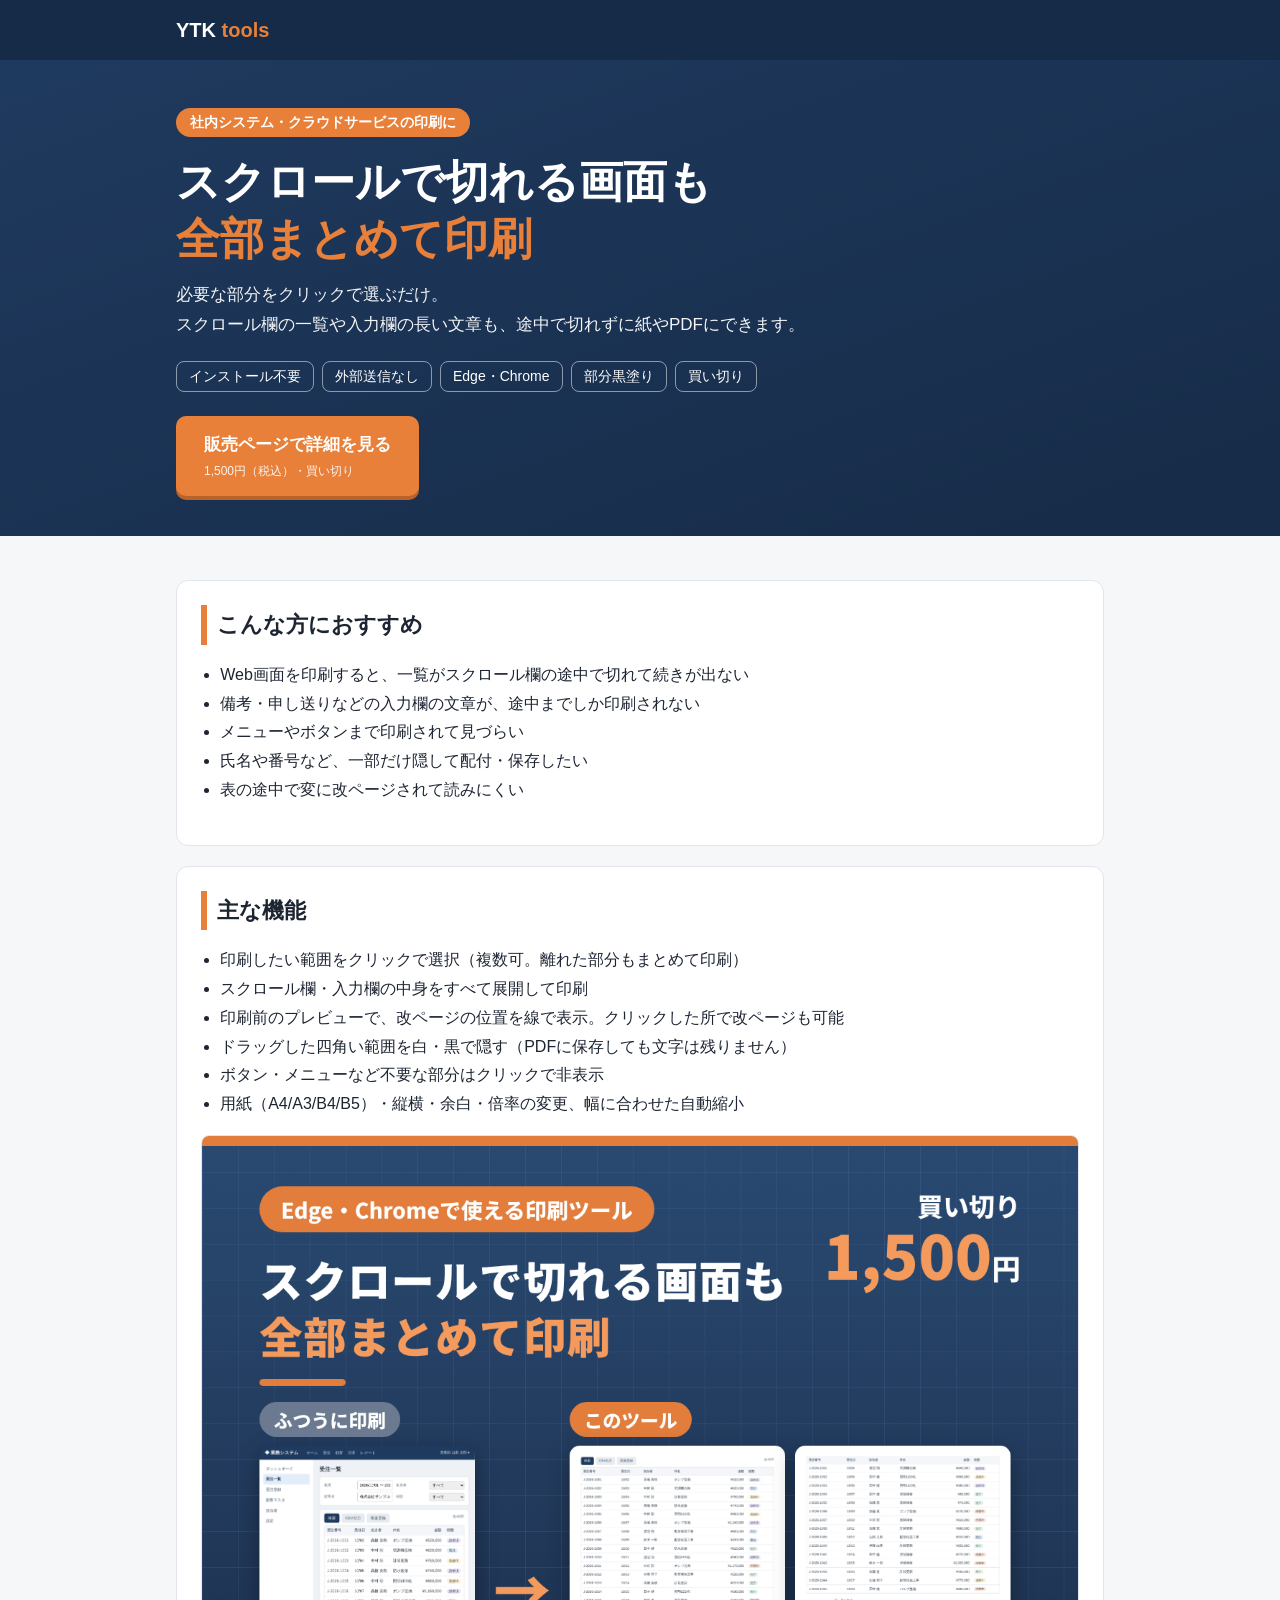
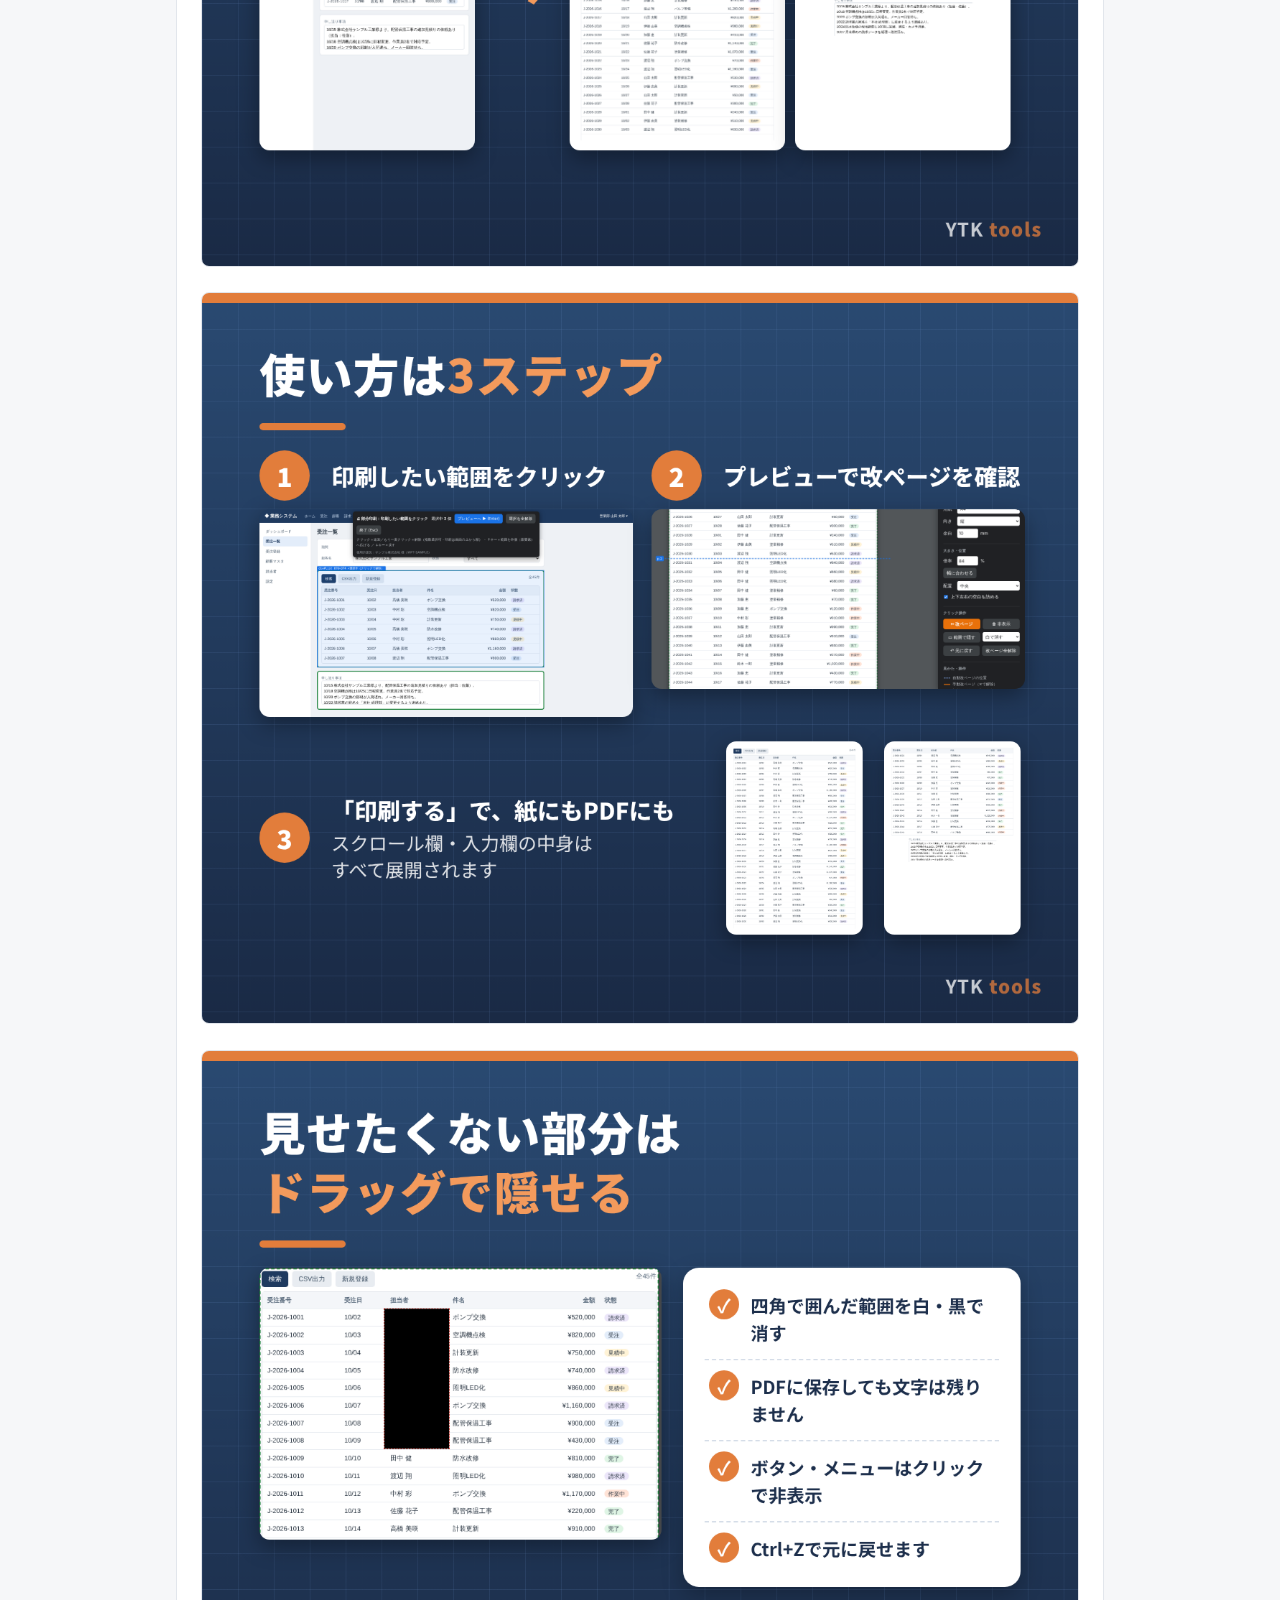
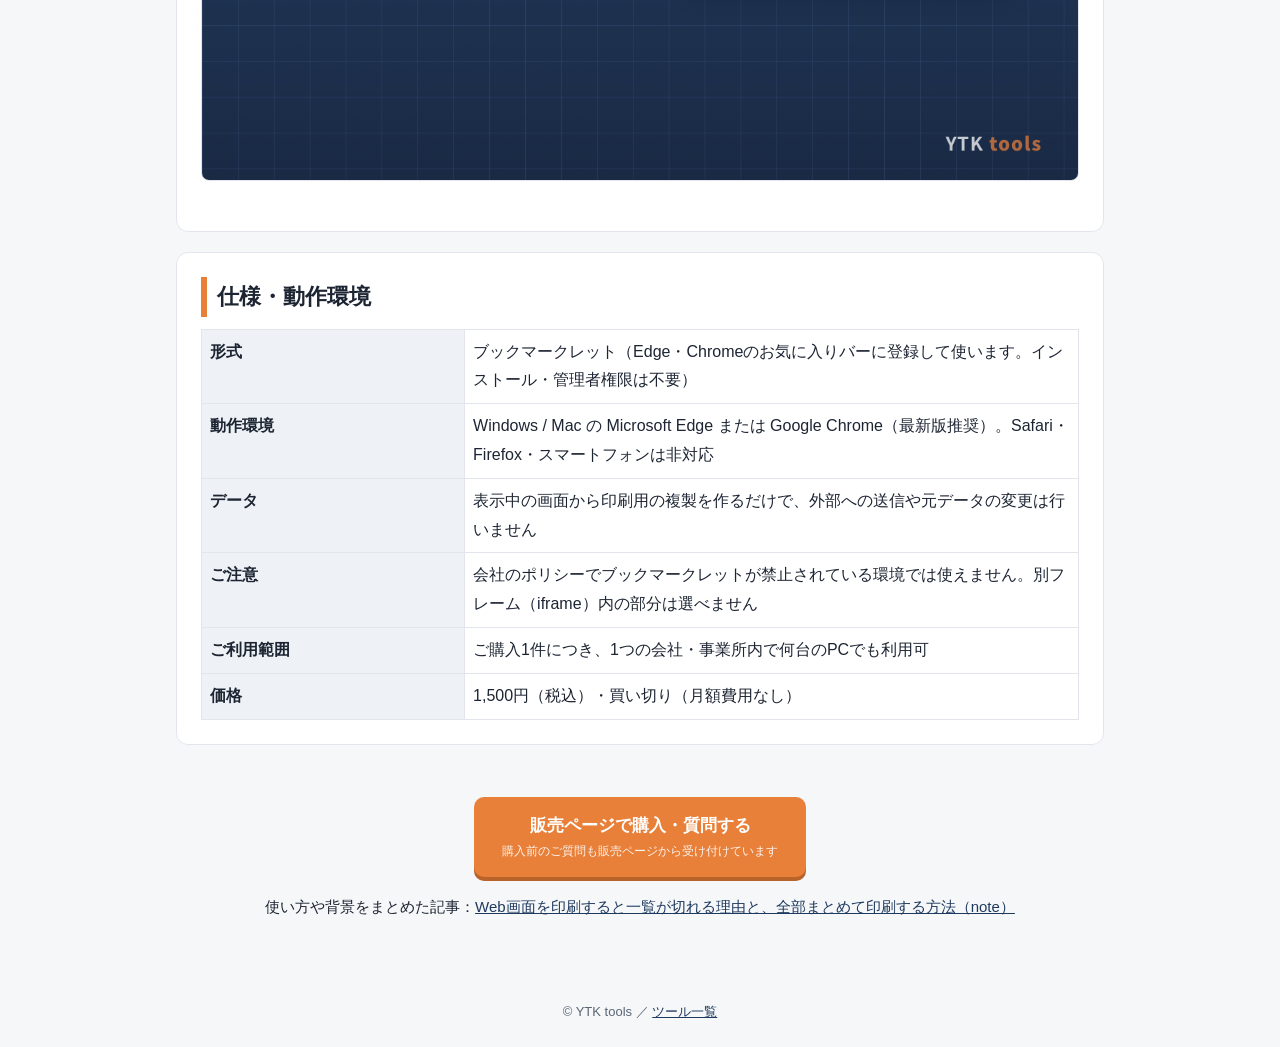
<file: web-print/index.html>
<!doctype html>
<html lang="ja">
<head>
<meta charset="utf-8">
<meta name="viewport" content="width=device-width,initial-scale=1">
<title>Web画面 部分印刷ツール｜スクロールで切れる画面も全部まとめて印刷（Edge・Chrome・インストール不要）｜YTK tools</title>
<meta name="description" content="社内システムやクラウドサービスの画面を、必要な部分だけ選んで印刷・PDF化。スクロール欄の一覧や入力欄の長い文章も切れずに印刷、改ページ位置の確認、氏名などの部分的な黒塗りも可能。Edge・Chromeのブックマークレットでインストール不要、外部送信なし、買い切り1,500円。">
<link rel="canonical" href="https://ytk-tools.github.io/web-print/">
<meta property="og:title" content="Web画面 部分印刷ツール（Edge・Chrome）">
<meta property="og:description" content="スクロールで切れる画面も、必要な部分だけ全部まとめて印刷。">
<meta property="og:image" content="https://ytk-tools.github.io/images/webprint-1.png">
<meta property="og:type" content="product">
<link rel="stylesheet" href="../style.css">
<script type="application/ld+json">
{"@context":"https://schema.org","@type":"SoftwareApplication","name":"Web画面 部分印刷ツール","applicationCategory":"BusinessApplication","operatingSystem":"Windows / Mac（Microsoft Edge・Google Chrome）","offers":{"@type":"Offer","price":"1500","priceCurrency":"JPY","url":"https://coconala.com/services/4443977"},"author":{"@type":"Organization","name":"YTK tools"}}
</script>
</head>
<body>
<header class="site"><div class="in"><a href="../">YTK <span>tools</span></a></div></header>
<div class="hero"><div class="in">
<span class="tag">社内システム・クラウドサービスの印刷に</span>
<h1>スクロールで切れる画面も<br><em>全部まとめて印刷</em></h1>
<p>必要な部分をクリックで選ぶだけ。<br>スクロール欄の一覧や入力欄の長い文章も、途中で切れずに紙やPDFにできます。</p>
<ul class="chips"><li>インストール不要</li><li>外部送信なし</li><li>Edge・Chrome</li><li>部分黒塗り</li><li>買い切り</li></ul>
<a class="btn" href="https://coconala.com/services/4443977" rel="noopener">販売ページで詳細を見る<small>1,500円（税込）・買い切り</small></a>
</div></div>
<main>
<section>
<h2>こんな方におすすめ</h2>
<ul class="check">
<li>Web画面を印刷すると、一覧がスクロール欄の途中で切れて続きが出ない</li>
<li>備考・申し送りなどの入力欄の文章が、途中までしか印刷されない</li>
<li>メニューやボタンまで印刷されて見づらい</li>
<li>氏名や番号など、一部だけ隠して配付・保存したい</li>
<li>表の途中で変に改ページされて読みにくい</li>
</ul>
</section>
<section>
<h2>主な機能</h2>
<ul class="check">
<li>印刷したい範囲をクリックで選択（複数可。離れた部分もまとめて印刷）</li>
<li>スクロール欄・入力欄の中身をすべて展開して印刷</li>
<li>印刷前のプレビューで、改ページの位置を線で表示。クリックした所で改ページも可能</li>
<li>ドラッグした四角い範囲を白・黒で隠す（PDFに保存しても文字は残りません）</li>
<li>ボタン・メニューなど不要な部分はクリックで非表示</li>
<li>用紙（A4/A3/B4/B5）・縦横・余白・倍率の変更、幅に合わせた自動縮小</li>
</ul>
<figure><img src="../images/webprint-1.png" alt="ふつうに印刷すると切れる画面が、このツールでは全部印刷される比較" loading="lazy"></figure>
<figure><img src="../images/webprint-2.png" alt="範囲を選び、プレビューで改ページを確認して印刷する3ステップ" loading="lazy"></figure>
<figure><img src="../images/webprint-3.png" alt="ドラッグした範囲を黒塗りで隠したプレビュー画面" loading="lazy"></figure>
</section>
<section>
<h2>仕様・動作環境</h2>
<table>
<tr><th>形式</th><td>ブックマークレット（Edge・Chromeのお気に入りバーに登録して使います。インストール・管理者権限は不要）</td></tr>
<tr><th>動作環境</th><td>Windows / Mac の Microsoft Edge または Google Chrome（最新版推奨）。Safari・Firefox・スマートフォンは非対応</td></tr>
<tr><th>データ</th><td>表示中の画面から印刷用の複製を作るだけで、外部への送信や元データの変更は行いません</td></tr>
<tr><th>ご注意</th><td>会社のポリシーでブックマークレットが禁止されている環境では使えません。別フレーム（iframe）内の部分は選べません</td></tr>
<tr><th>ご利用範囲</th><td>ご購入1件につき、1つの会社・事業所内で何台のPCでも利用可</td></tr>
<tr><th>価格</th><td>1,500円（税込）・買い切り（月額費用なし）</td></tr>
</table>
</section>
<div class="cta">
<a class="btn" href="https://coconala.com/services/4443977" rel="noopener">販売ページで購入・質問する<small>購入前のご質問も販売ページから受け付けています</small></a>
</div>
<p class="more">使い方や背景をまとめた記事：<a href="https://note.com/ytk_tools/n/nc488830ade72" rel="noopener">Web画面を印刷すると一覧が切れる理由と、全部まとめて印刷する方法（note）</a></p>
</main>
<footer>&copy; YTK tools ／ <a href="../">ツール一覧</a></footer>
</body>
</html>
</file>
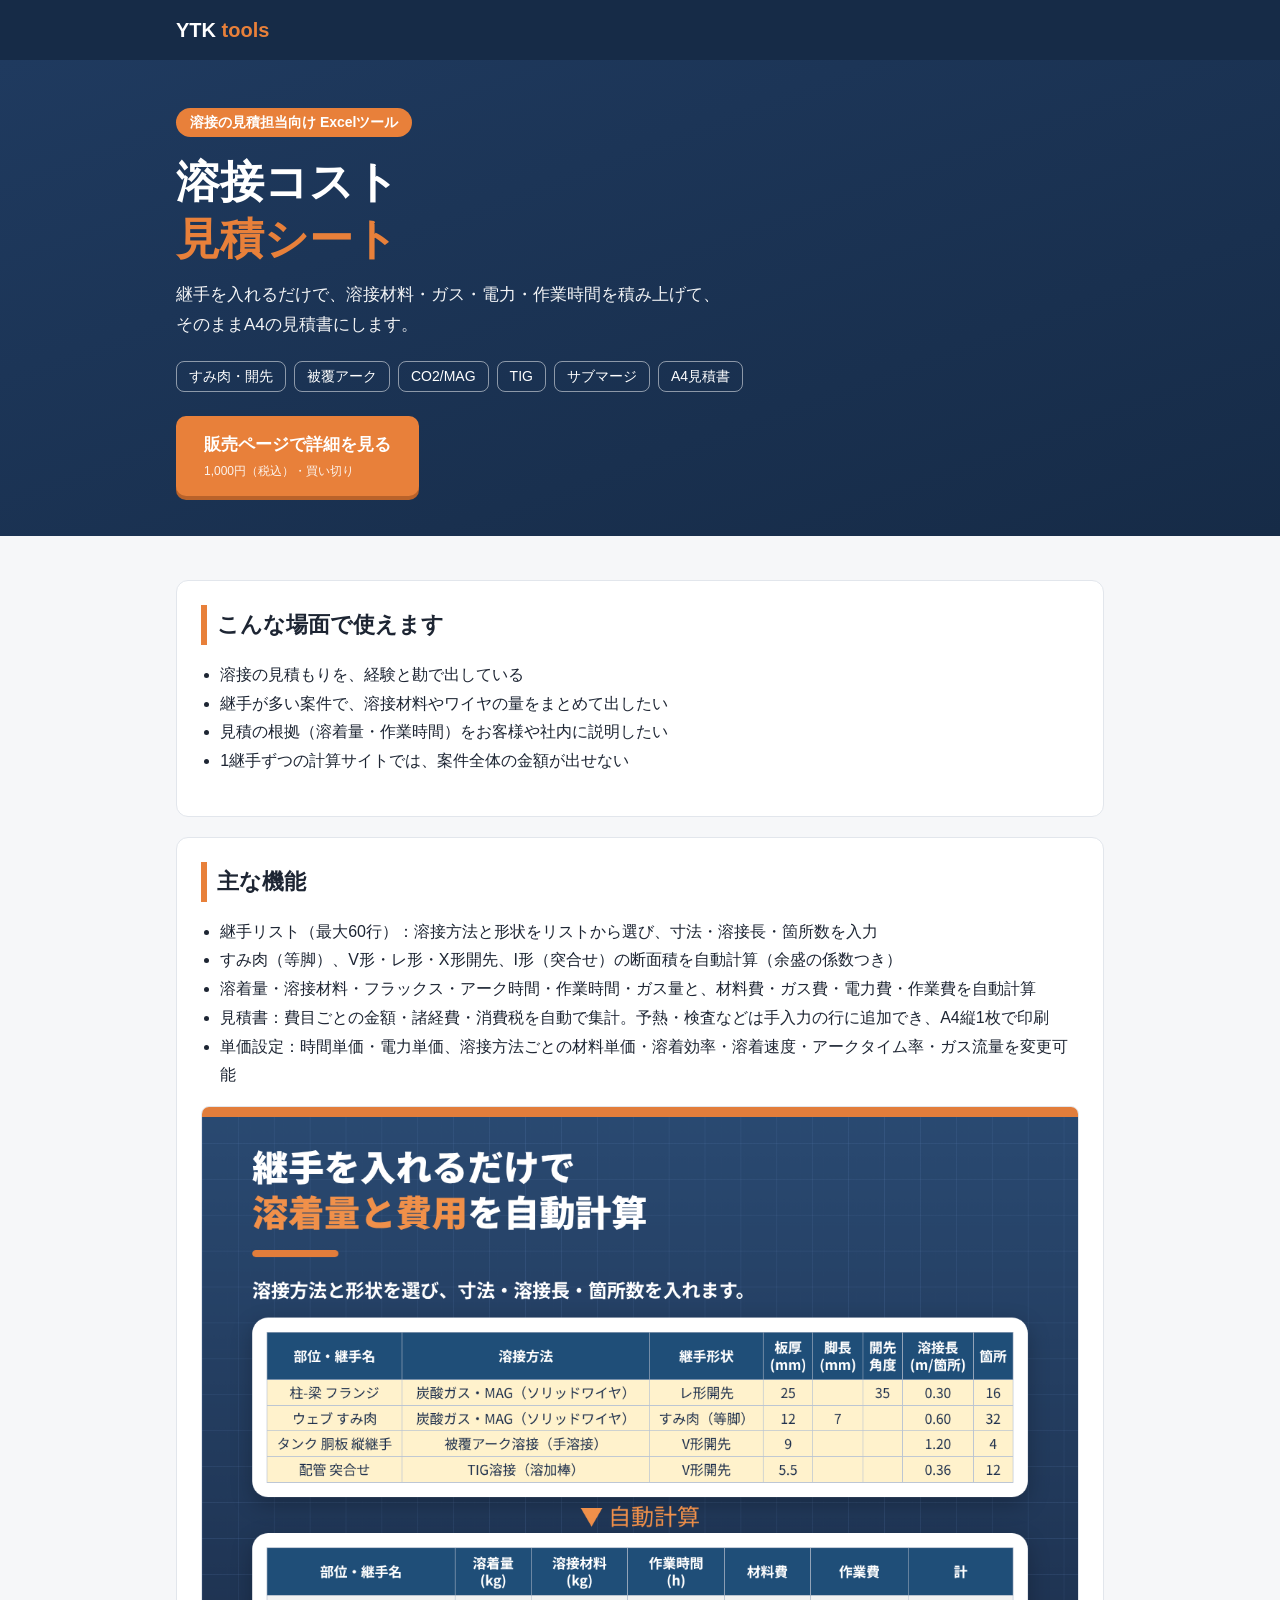
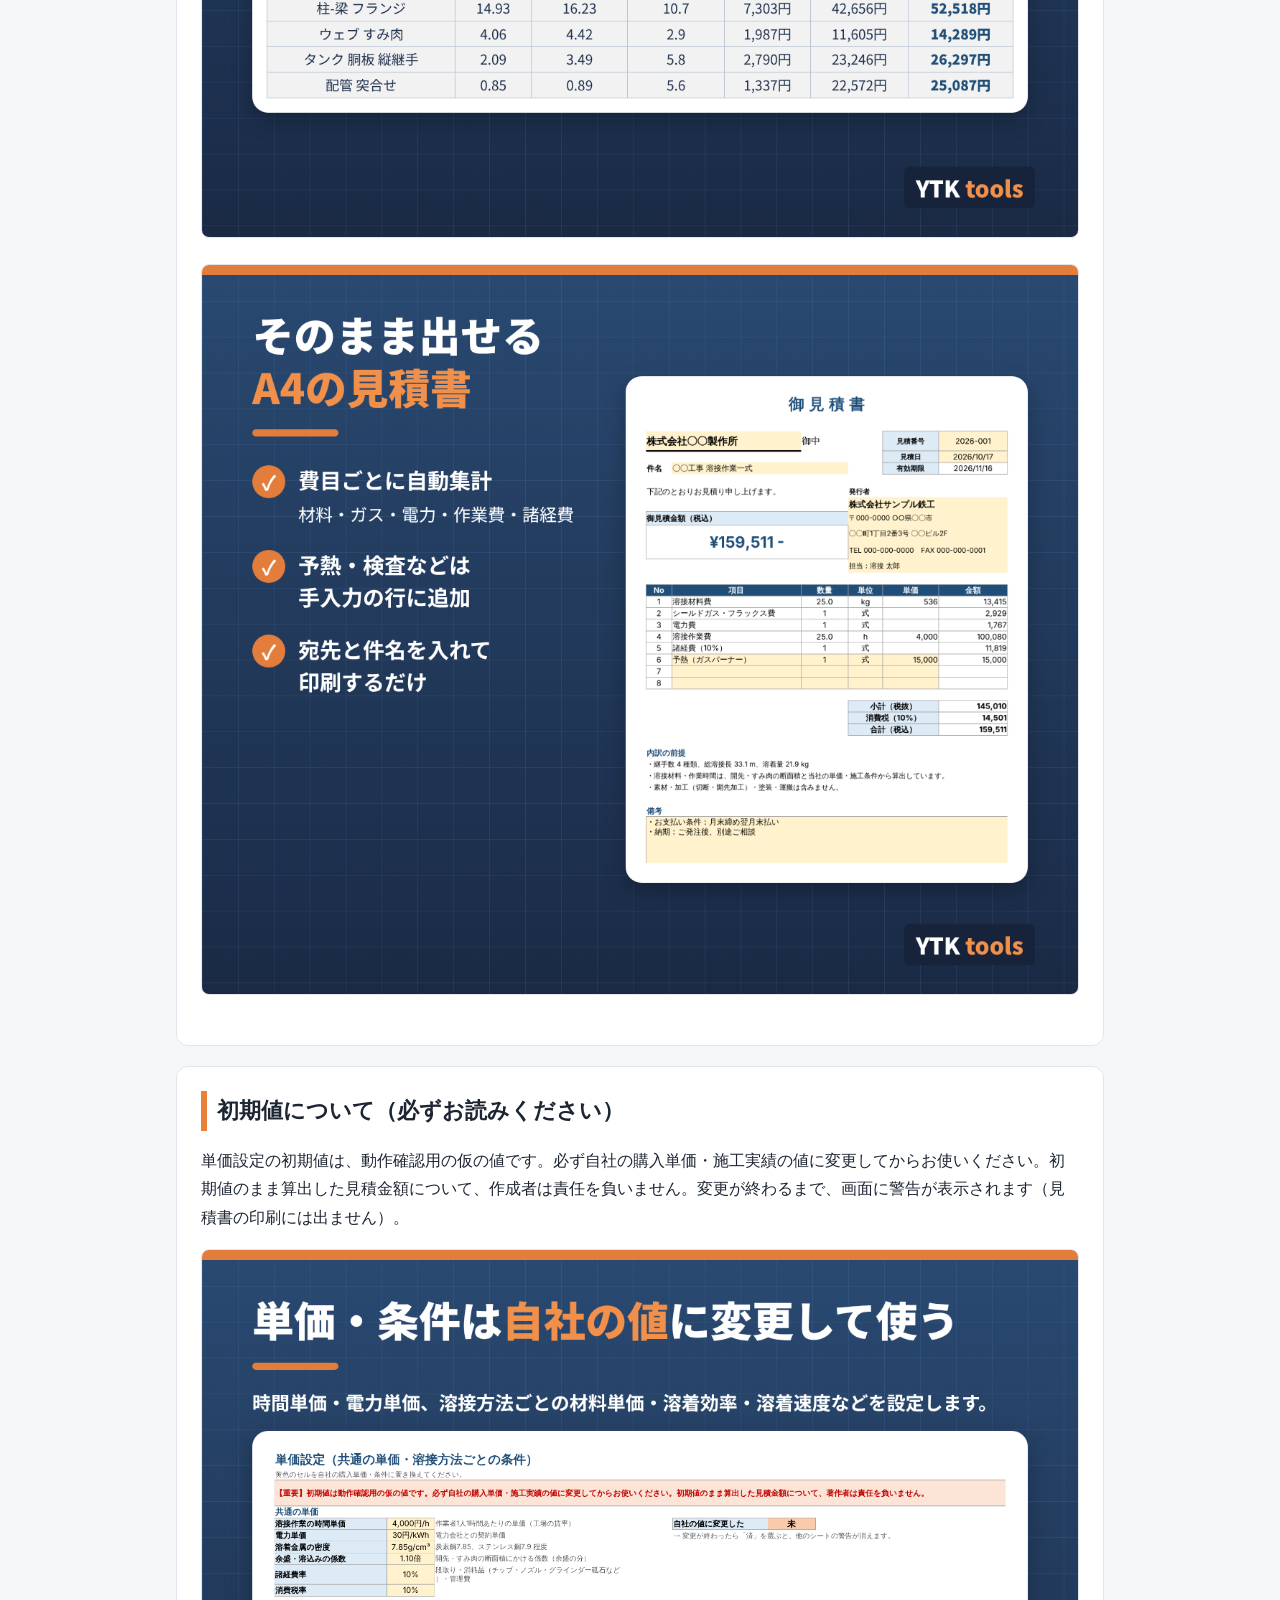
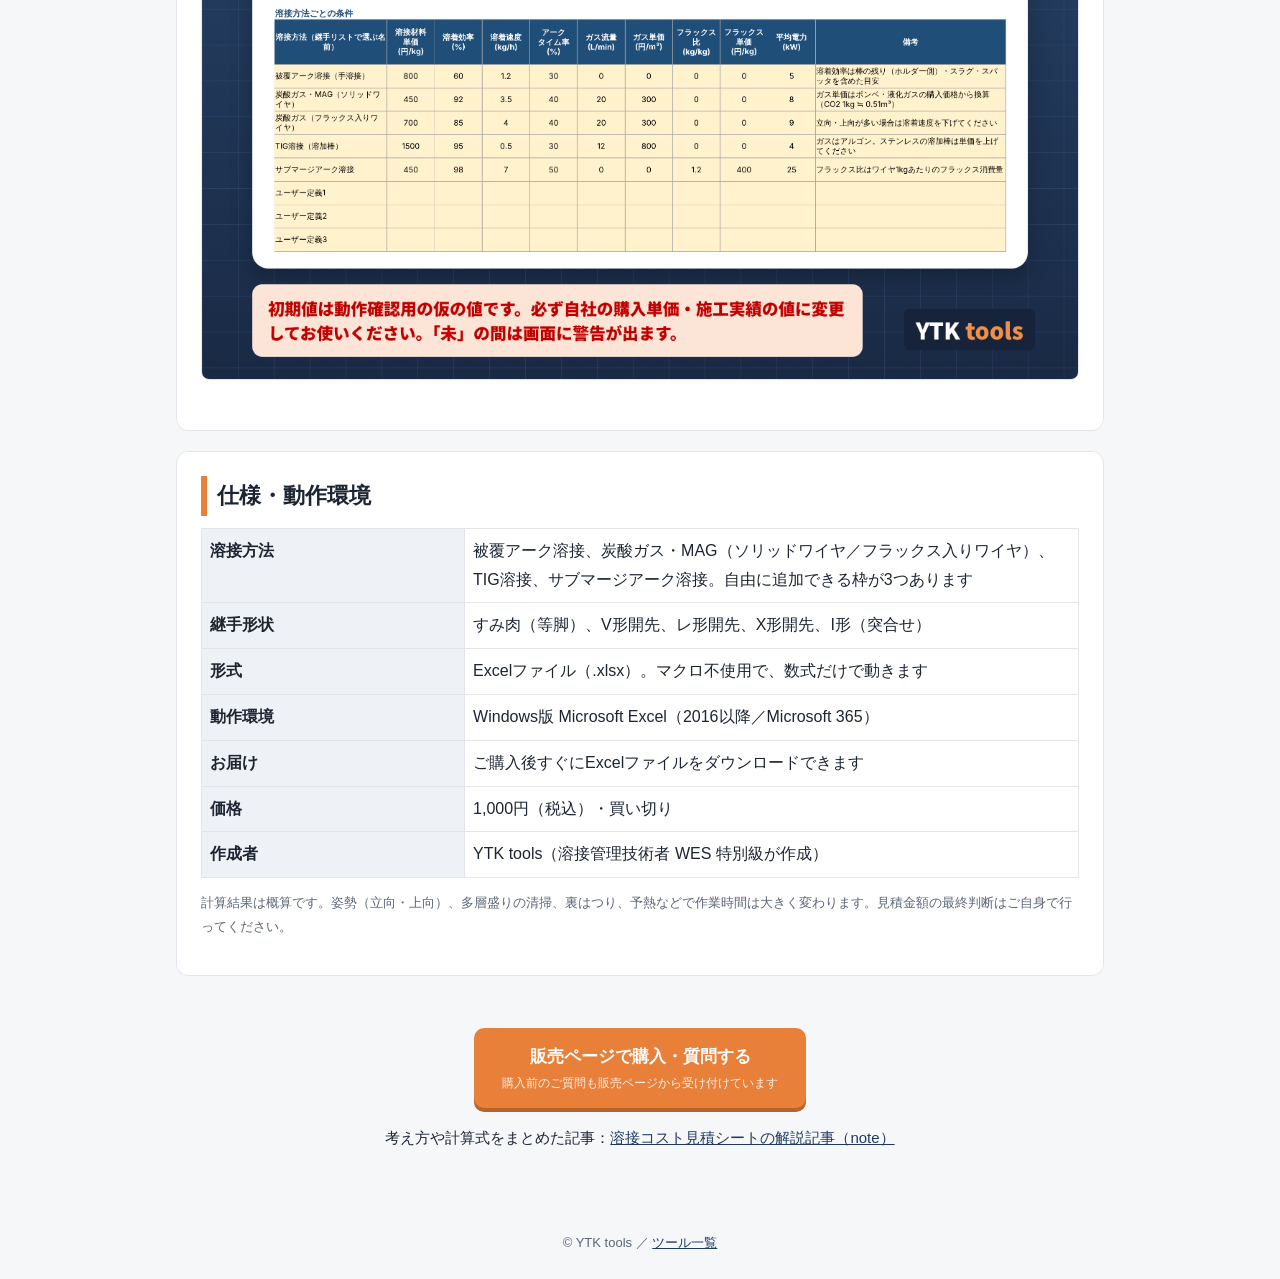
<file: weld-cost/index.html>
<!doctype html>
<html lang="ja">
<head>
<meta charset="utf-8">
<meta name="viewport" content="width=device-width,initial-scale=1">
<title>溶接コスト見積シート（Excel）｜継手リストから溶着量・溶接材料・作業時間を積み上げて見積書に｜YTK tools</title>
<meta name="description" content="すみ肉・V形・レ形・X形開先の断面積から溶着量を出し、溶接材料・シールドガス・電力・作業時間を積み上げてA4の見積書にするExcelシート。被覆アーク・CO2/MAG・TIG・サブマージに対応。マクロ不使用の.xlsx。">
<link rel="canonical" href="https://ytk-tools.github.io/weld-cost/">
<meta property="og:title" content="溶接コスト見積シート（Excel）">
<meta property="og:description" content="継手を入れるだけで、溶接材料・ガス・電力・作業時間を積み上げて、そのままA4の見積書に。">
<meta property="og:image" content="https://ytk-tools.github.io/images/cost-1.png">
<meta property="og:type" content="product">
<link rel="stylesheet" href="../style.css">
<script type="application/ld+json">
{"@context":"https://schema.org","@type":"SoftwareApplication","name":"溶接コスト見積シート","applicationCategory":"BusinessApplication","operatingSystem":"Windows（Microsoft Excel 2016以降／Microsoft 365）","offers":{"@type":"Offer","price":"1000","priceCurrency":"JPY","url":"https://coconala.com/contents_market/pictures/cmvc7u8c806dw7b0hratwuh9w"},"author":{"@type":"Organization","name":"YTK tools"}}
</script>
</head>
<body>
<header class="site"><div class="in"><a href="../">YTK <span>tools</span></a></div></header>
<div class="hero"><div class="in">
<span class="tag">溶接の見積担当向け Excelツール</span>
<h1>溶接コスト<br><em>見積シート</em></h1>
<p>継手を入れるだけで、溶接材料・ガス・電力・作業時間を積み上げて、<br>そのままA4の見積書にします。</p>
<ul class="chips"><li>すみ肉・開先</li><li>被覆アーク</li><li>CO2/MAG</li><li>TIG</li><li>サブマージ</li><li>A4見積書</li></ul>
<a class="btn" href="https://coconala.com/contents_market/pictures/cmvc7u8c806dw7b0hratwuh9w" rel="noopener">販売ページで詳細を見る<small>1,000円（税込）・買い切り</small></a>
</div></div>
<main>
<section>
<h2>こんな場面で使えます</h2>
<ul class="check">
<li>溶接の見積もりを、経験と勘で出している</li>
<li>継手が多い案件で、溶接材料やワイヤの量をまとめて出したい</li>
<li>見積の根拠（溶着量・作業時間）をお客様や社内に説明したい</li>
<li>1継手ずつの計算サイトでは、案件全体の金額が出せない</li>
</ul>
</section>
<section>
<h2>主な機能</h2>
<ul class="check">
<li>継手リスト（最大60行）：溶接方法と形状をリストから選び、寸法・溶接長・箇所数を入力</li>
<li>すみ肉（等脚）、V形・レ形・X形開先、I形（突合せ）の断面積を自動計算（余盛の係数つき）</li>
<li>溶着量・溶接材料・フラックス・アーク時間・作業時間・ガス量と、材料費・ガス費・電力費・作業費を自動計算</li>
<li>見積書：費目ごとの金額・諸経費・消費税を自動で集計。予熱・検査などは手入力の行に追加でき、A4縦1枚で印刷</li>
<li>単価設定：時間単価・電力単価、溶接方法ごとの材料単価・溶着効率・溶着速度・アークタイム率・ガス流量を変更可能</li>
</ul>
<figure><img src="../images/cost-2.png" alt="継手リストに寸法と溶接長を入れると、溶着量・溶接材料・作業時間・費用を自動計算" loading="lazy"></figure>
<figure><img src="../images/cost-3.png" alt="費目ごとに集計したA4の見積書" loading="lazy"></figure>
</section>
<section>
<h2>初期値について（必ずお読みください）</h2>
<p>単価設定の初期値は、動作確認用の仮の値です。必ず自社の購入単価・施工実績の値に変更してからお使いください。初期値のまま算出した見積金額について、作成者は責任を負いません。変更が終わるまで、画面に警告が表示されます（見積書の印刷には出ません）。</p>
<figure><img src="../images/cost-4.png" alt="時間単価・電力単価と溶接方法ごとの条件を設定する単価設定シート" loading="lazy"></figure>
</section>
<section>
<h2>仕様・動作環境</h2>
<table>
<tr><th>溶接方法</th><td>被覆アーク溶接、炭酸ガス・MAG（ソリッドワイヤ／フラックス入りワイヤ）、TIG溶接、サブマージアーク溶接。自由に追加できる枠が3つあります</td></tr>
<tr><th>継手形状</th><td>すみ肉（等脚）、V形開先、レ形開先、X形開先、I形（突合せ）</td></tr>
<tr><th>形式</th><td>Excelファイル（.xlsx）。マクロ不使用で、数式だけで動きます</td></tr>
<tr><th>動作環境</th><td>Windows版 Microsoft Excel（2016以降／Microsoft 365）</td></tr>
<tr><th>お届け</th><td>ご購入後すぐにExcelファイルをダウンロードできます</td></tr>
<tr><th>価格</th><td>1,000円（税込）・買い切り</td></tr>
<tr><th>作成者</th><td>YTK tools（溶接管理技術者 WES 特別級が作成）</td></tr>
</table>
<p class="note">計算結果は概算です。姿勢（立向・上向）、多層盛りの清掃、裏はつり、予熱などで作業時間は大きく変わります。見積金額の最終判断はご自身で行ってください。</p>
</section>
<div class="cta">
<a class="btn" href="https://coconala.com/contents_market/pictures/cmvc7u8c806dw7b0hratwuh9w" rel="noopener">販売ページで購入・質問する<small>購入前のご質問も販売ページから受け付けています</small></a>
</div>
<p class="more">考え方や計算式をまとめた記事：<a href="https://note.com/ytk_tools/n/nfd9f9f3518fb" rel="noopener">溶接コスト見積シートの解説記事（note）</a></p>
</main>
<footer>&copy; YTK tools ／ <a href="../">ツール一覧</a></footer>
</body>
</html>
</file>
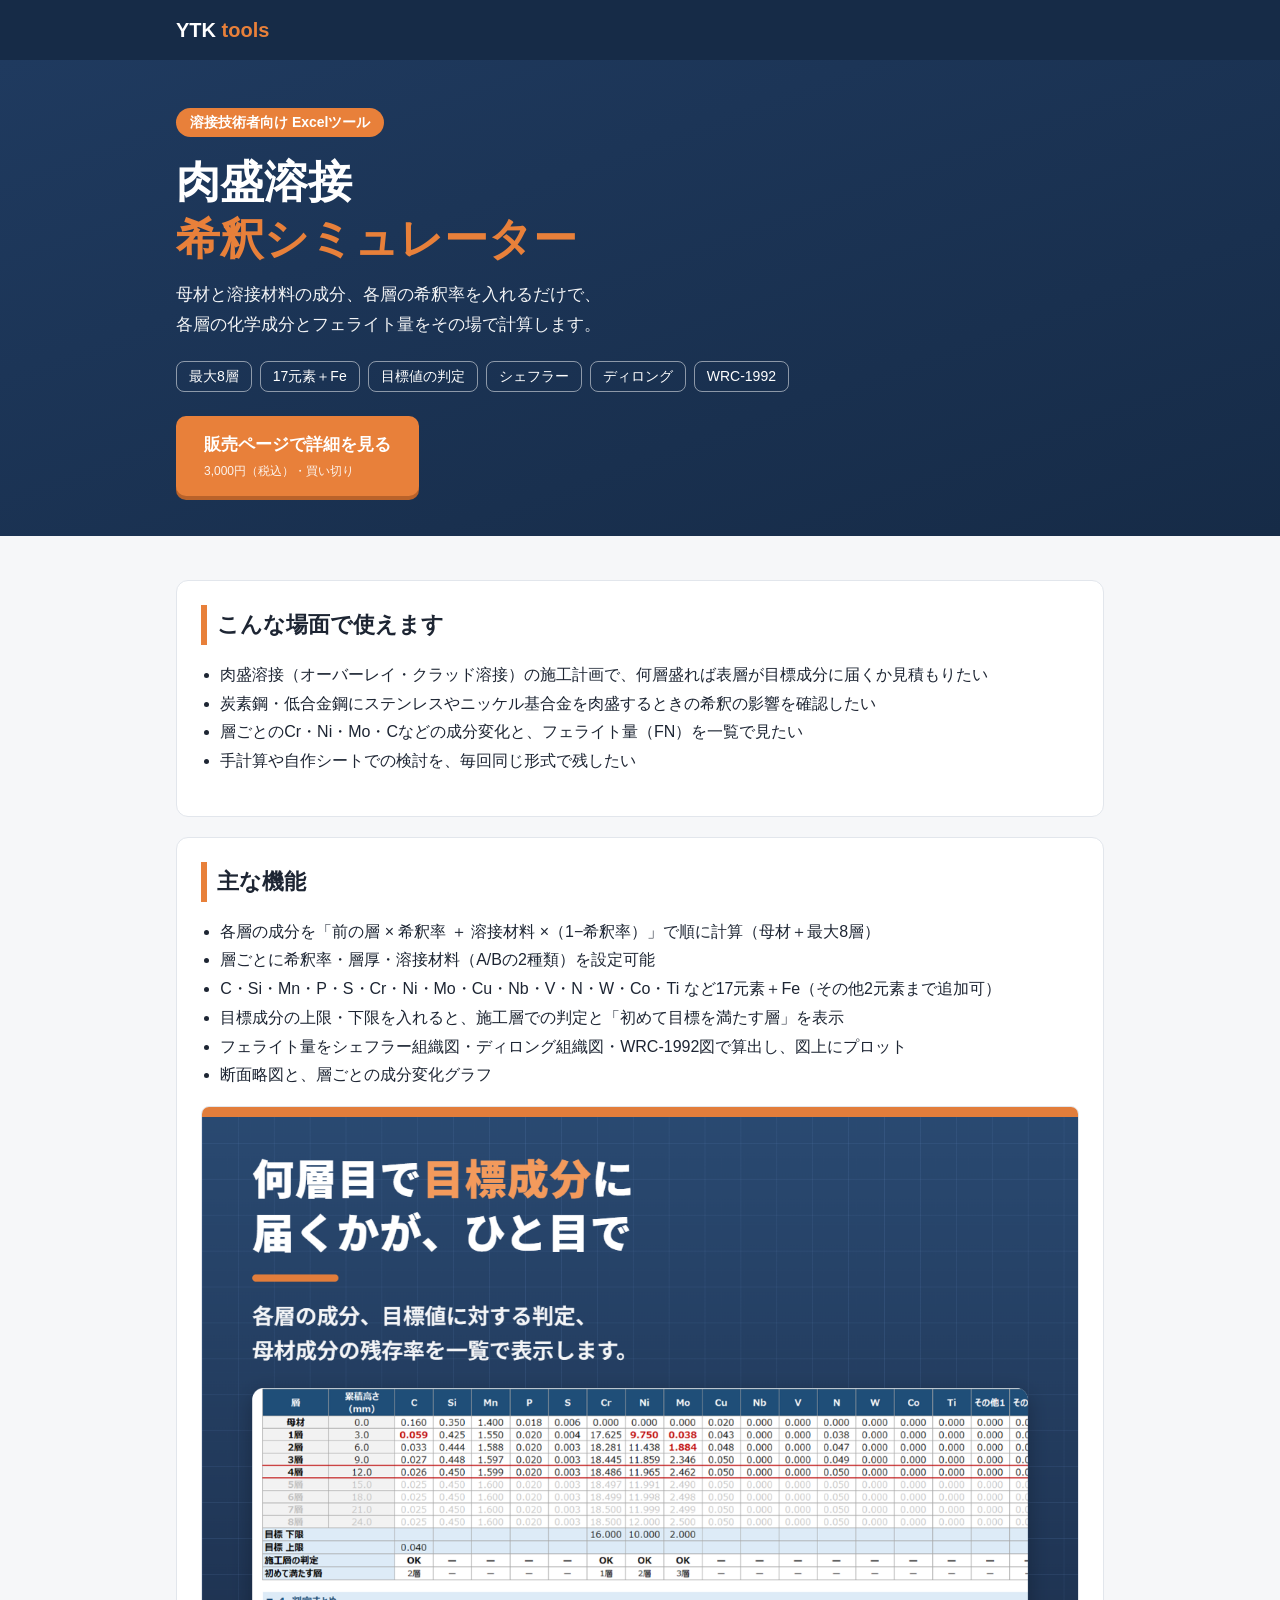
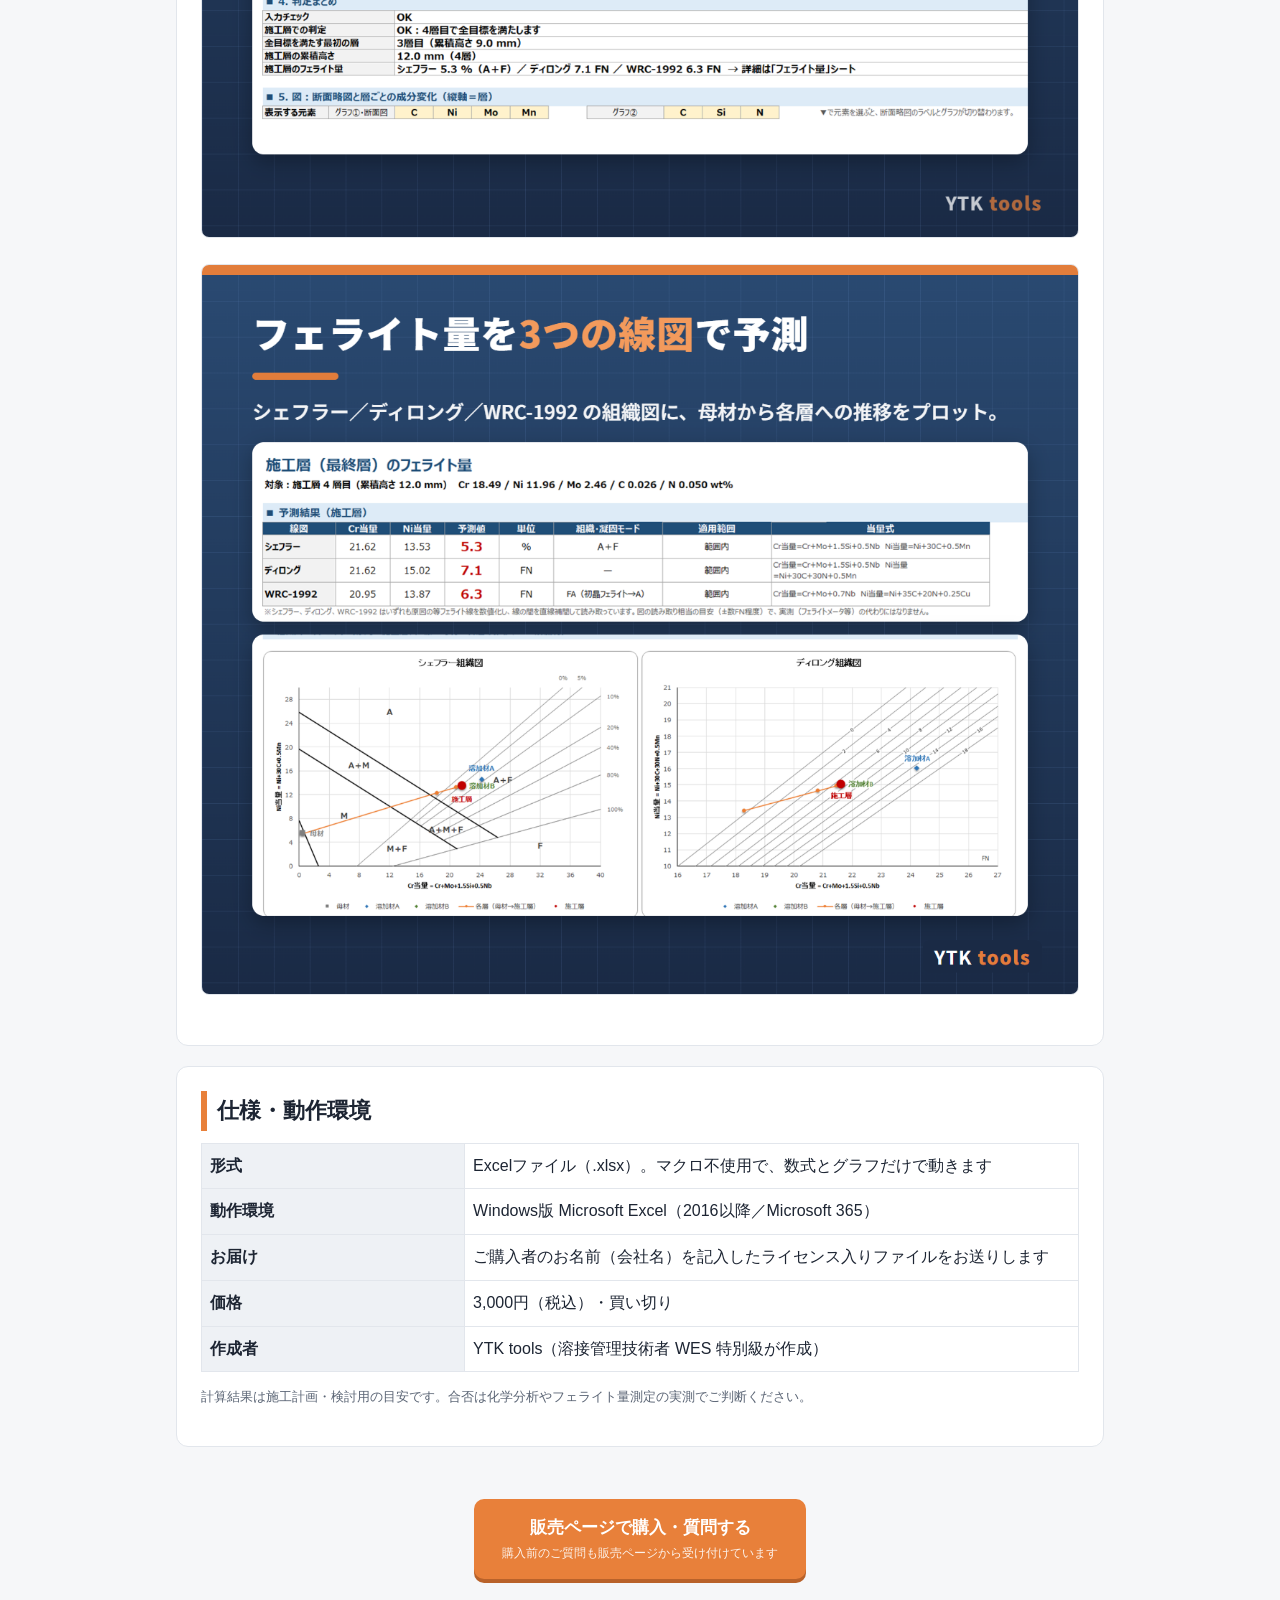
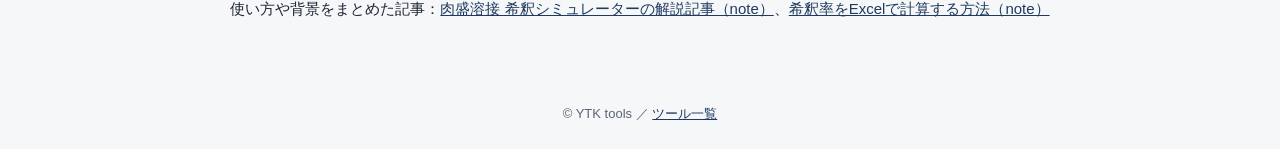
<file: weld-overlay/index.html>
<!doctype html>
<html lang="ja">
<head>
<meta charset="utf-8">
<meta name="viewport" content="width=device-width,initial-scale=1">
<title>肉盛溶接 希釈シミュレーター（Excel）｜希釈率から各層の化学成分・フェライト量を計算｜YTK tools</title>
<meta name="description" content="肉盛溶接・オーバーレイ溶接の希釈率から、最大8層までの各層の化学成分（17元素＋Fe）とフェライト量（シェフラー・ディロング・WRC-1992）をExcelで計算。目標成分を満たす層数の判定、断面図・成分グラフ付き。マクロ不使用の.xlsx。">
<link rel="canonical" href="https://ytk-tools.github.io/weld-overlay/">
<meta property="og:title" content="肉盛溶接 希釈シミュレーター（Excel）">
<meta property="og:description" content="希釈率を入れるだけで、各層の化学成分とフェライト量をその場で計算。">
<meta property="og:image" content="https://ytk-tools.github.io/images/weld-1.png">
<meta property="og:type" content="product">
<link rel="stylesheet" href="../style.css">
<script type="application/ld+json">
{"@context":"https://schema.org","@type":"SoftwareApplication","name":"肉盛溶接 希釈シミュレーター","applicationCategory":"BusinessApplication","operatingSystem":"Windows（Microsoft Excel 2016以降／Microsoft 365）","offers":{"@type":"Offer","price":"3000","priceCurrency":"JPY","url":"https://coconala.com/services/4433652"},"author":{"@type":"Organization","name":"YTK tools"}}
</script>
</head>
<body>
<header class="site"><div class="in"><a href="../">YTK <span>tools</span></a></div></header>
<div class="hero"><div class="in">
<span class="tag">溶接技術者向け Excelツール</span>
<h1>肉盛溶接<br><em>希釈シミュレーター</em></h1>
<p>母材と溶接材料の成分、各層の希釈率を入れるだけで、<br>各層の化学成分とフェライト量をその場で計算します。</p>
<ul class="chips"><li>最大8層</li><li>17元素＋Fe</li><li>目標値の判定</li><li>シェフラー</li><li>ディロング</li><li>WRC-1992</li></ul>
<a class="btn" href="https://coconala.com/services/4433652" rel="noopener">販売ページで詳細を見る<small>3,000円（税込）・買い切り</small></a>
</div></div>
<main>
<section>
<h2>こんな場面で使えます</h2>
<ul class="check">
<li>肉盛溶接（オーバーレイ・クラッド溶接）の施工計画で、何層盛れば表層が目標成分に届くか見積もりたい</li>
<li>炭素鋼・低合金鋼にステンレスやニッケル基合金を肉盛するときの希釈の影響を確認したい</li>
<li>層ごとのCr・Ni・Mo・Cなどの成分変化と、フェライト量（FN）を一覧で見たい</li>
<li>手計算や自作シートでの検討を、毎回同じ形式で残したい</li>
</ul>
</section>
<section>
<h2>主な機能</h2>
<ul class="check">
<li>各層の成分を「前の層 × 希釈率 ＋ 溶接材料 ×（1−希釈率）」で順に計算（母材＋最大8層）</li>
<li>層ごとに希釈率・層厚・溶接材料（A/Bの2種類）を設定可能</li>
<li>C・Si・Mn・P・S・Cr・Ni・Mo・Cu・Nb・V・N・W・Co・Ti など17元素＋Fe（その他2元素まで追加可）</li>
<li>目標成分の上限・下限を入れると、施工層での判定と「初めて目標を満たす層」を表示</li>
<li>フェライト量をシェフラー組織図・ディロング組織図・WRC-1992図で算出し、図上にプロット</li>
<li>断面略図と、層ごとの成分変化グラフ</li>
</ul>
<figure><img src="../images/weld-3.png" alt="各層の化学成分の計算結果" loading="lazy"></figure>
<figure><img src="../images/weld-4.png" alt="シェフラー・ディロング・WRC-1992によるフェライト量" loading="lazy"></figure>
</section>
<section>
<h2>仕様・動作環境</h2>
<table>
<tr><th>形式</th><td>Excelファイル（.xlsx）。マクロ不使用で、数式とグラフだけで動きます</td></tr>
<tr><th>動作環境</th><td>Windows版 Microsoft Excel（2016以降／Microsoft 365）</td></tr>
<tr><th>お届け</th><td>ご購入者のお名前（会社名）を記入したライセンス入りファイルをお送りします</td></tr>
<tr><th>価格</th><td>3,000円（税込）・買い切り</td></tr>
<tr><th>作成者</th><td>YTK tools（溶接管理技術者 WES 特別級が作成）</td></tr>
</table>
<p class="note">計算結果は施工計画・検討用の目安です。合否は化学分析やフェライト量測定の実測でご判断ください。</p>
</section>
<div class="cta">
<a class="btn" href="https://coconala.com/services/4433652" rel="noopener">販売ページで購入・質問する<small>購入前のご質問も販売ページから受け付けています</small></a>
</div>
<p class="more">使い方や背景をまとめた記事：<a href="https://note.com/ytk_tools/n/nde3d761b4191" rel="noopener">肉盛溶接 希釈シミュレーターの解説記事（note）</a>、<a href="https://note.com/ytk_tools/n/n44098e06ad46" rel="noopener">希釈率をExcelで計算する方法（note）</a></p>
</main>
<footer>&copy; YTK tools ／ <a href="../">ツール一覧</a></footer>
</body>
</html>
</file>
<file: style.css>
:root{--navy:#1f3a5f;--navy2:#162b47;--orange:#e8803a;--ink:#1d2533;--muted:#5b6575;--bg:#f6f7f9;--card:#fff;--line:#e2e6ec}
*{box-sizing:border-box}
body{margin:0;font-family:"Noto Sans JP","Hiragino Kaku Gothic ProN","Yu Gothic UI","Meiryo",sans-serif;color:var(--ink);background:var(--bg);line-height:1.8}
a{color:var(--navy)}
header.site{background:var(--navy2);color:#fff}
header.site .in{max-width:960px;margin:0 auto;padding:12px 16px;display:flex;align-items:center;gap:12px}
header.site a{color:#fff;text-decoration:none;font-weight:700;font-size:20px}
header.site a span{color:var(--orange)}
.hero{background:linear-gradient(160deg,var(--navy),var(--navy2));color:#fff}
.hero .in{max-width:960px;margin:0 auto;padding:48px 16px 40px}
.tag{display:inline-block;background:var(--orange);color:#fff;border-radius:999px;padding:2px 14px;font-weight:700;font-size:14px}
.hero h1{font-size:clamp(28px,5vw,44px);line-height:1.3;margin:16px 0 12px}
.hero h1 em{font-style:normal;color:var(--orange)}
.hero p{font-size:17px;margin:0 0 20px;opacity:.95}
.chips{display:flex;flex-wrap:wrap;gap:8px;margin:0 0 24px;padding:0;list-style:none}
.chips li{border:1px solid rgba(255,255,255,.5);border-radius:8px;padding:2px 12px;font-size:14px}
.btn{display:inline-block;background:var(--orange);color:#fff !important;text-decoration:none;font-weight:700;padding:14px 28px;border-radius:10px;font-size:17px;box-shadow:0 4px 0 #b9622a}
.btn:hover{filter:brightness(1.05)}
.btn small{display:block;font-weight:400;font-size:12px;opacity:.9}
main{max-width:960px;margin:0 auto;padding:24px 16px 48px}
section{background:var(--card);border:1px solid var(--line);border-radius:12px;padding:24px;margin:20px 0}
section h2{margin:0 0 12px;font-size:22px;border-left:6px solid var(--orange);padding-left:10px}
ul.check{padding-left:1.2em}
figure{margin:16px 0}
figure img{width:100%;height:auto;border-radius:8px;border:1px solid var(--line)}
figcaption{font-size:13px;color:var(--muted)}
.grid{display:grid;grid-template-columns:repeat(auto-fit,minmax(260px,1fr));gap:16px}
.card{background:var(--card);border:1px solid var(--line);border-radius:12px;padding:20px;display:flex;flex-direction:column}
.card h3{margin:0 0 8px;font-size:19px}
.card p{flex:1;margin:0 0 16px;color:var(--muted)}
.price{font-weight:700;font-size:18px}
table{border-collapse:collapse;width:100%}
th,td{border:1px solid var(--line);padding:8px;text-align:left;vertical-align:top}
th{background:#eef1f5;width:30%}
.cta{text-align:center;padding:32px 16px}
.note{font-size:13px;color:var(--muted)}
footer{text-align:center;color:var(--muted);font-size:13px;padding:24px 16px}
.more{text-align:center;margin:-16px 0 8px;font-size:15px}
</file>
